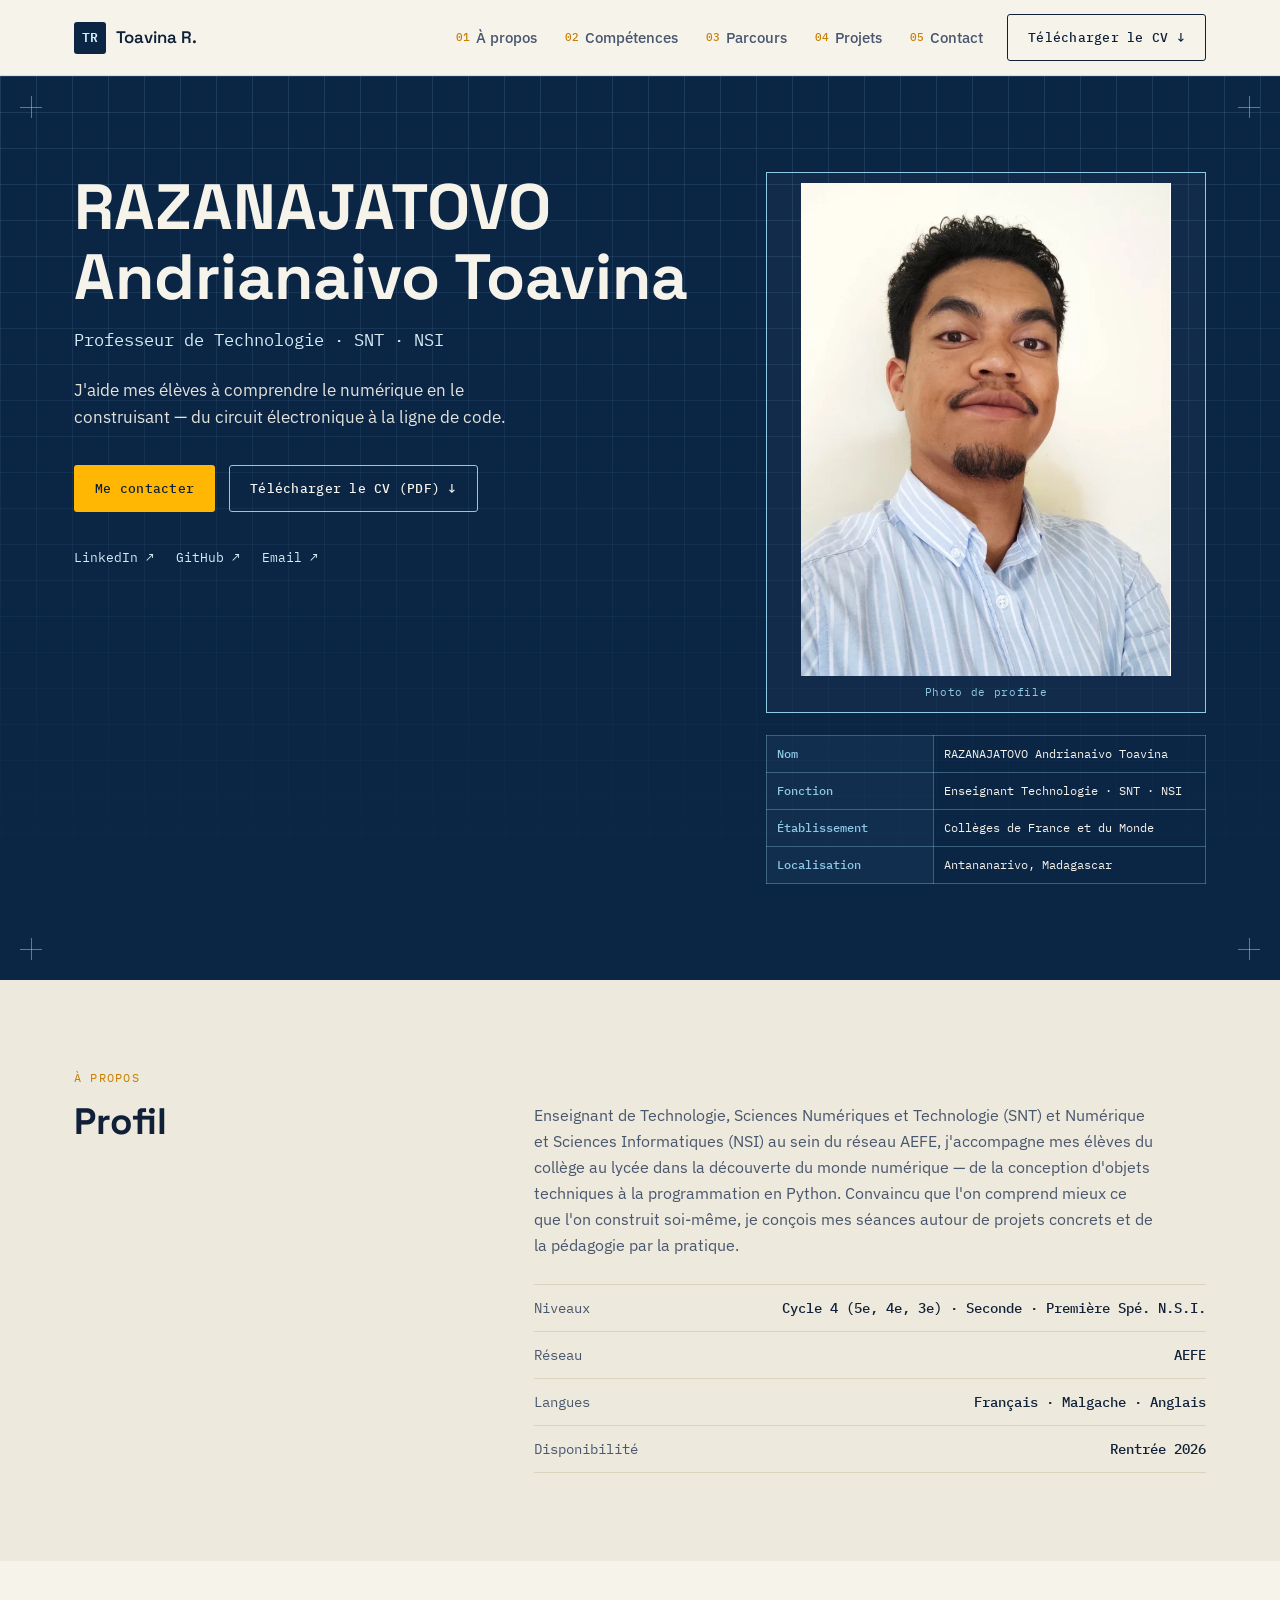
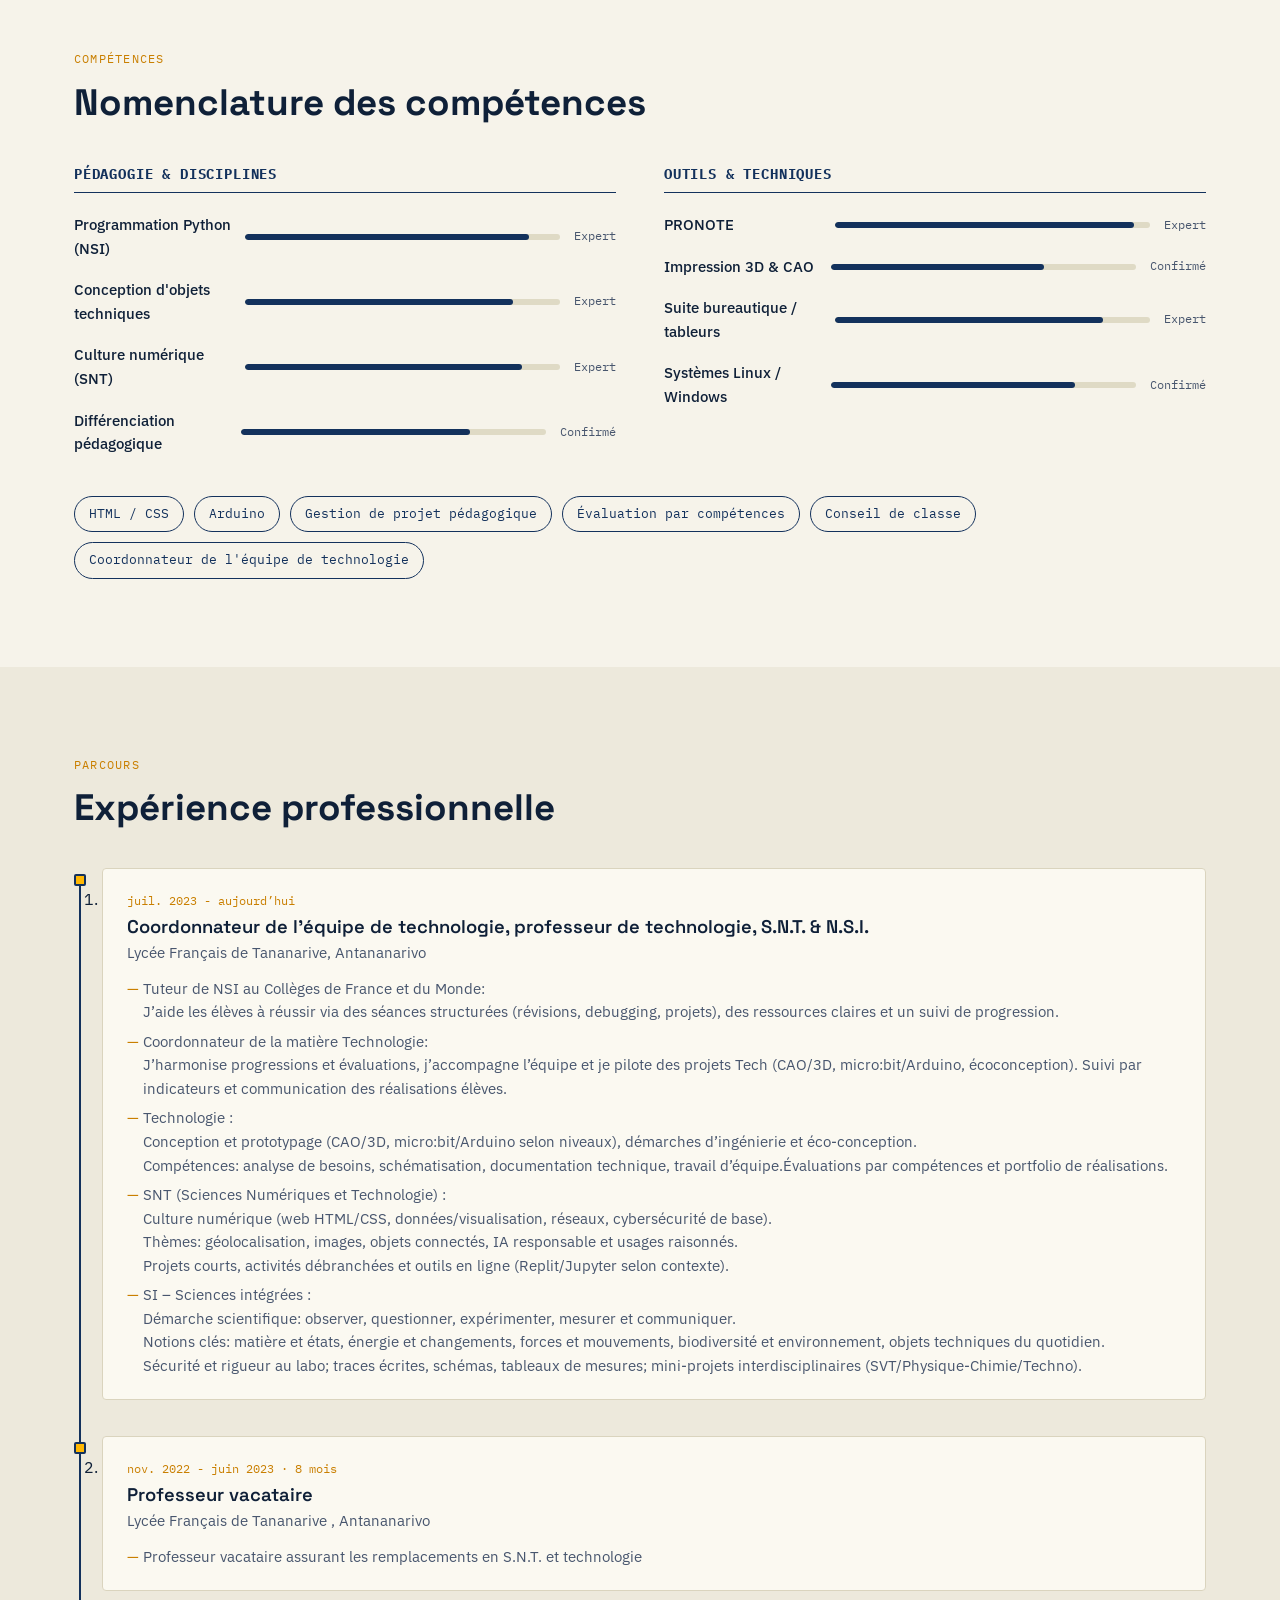
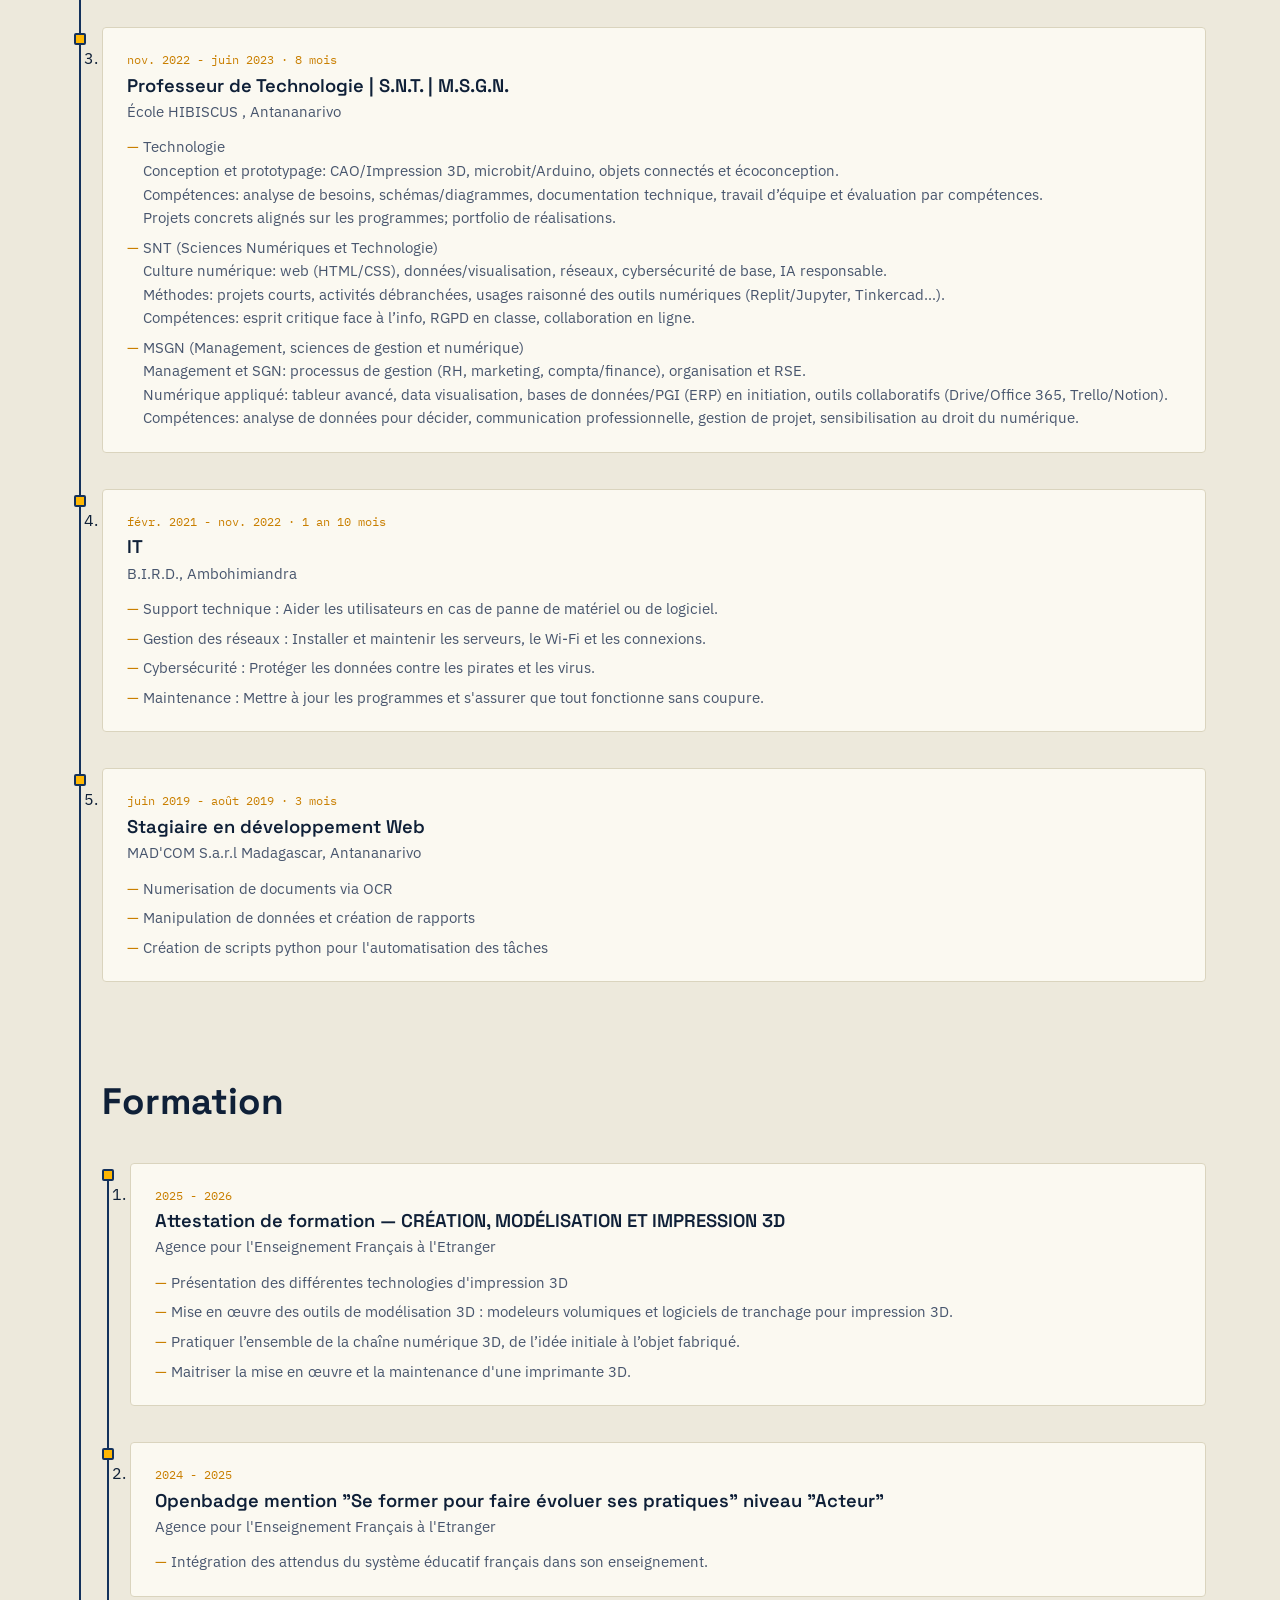
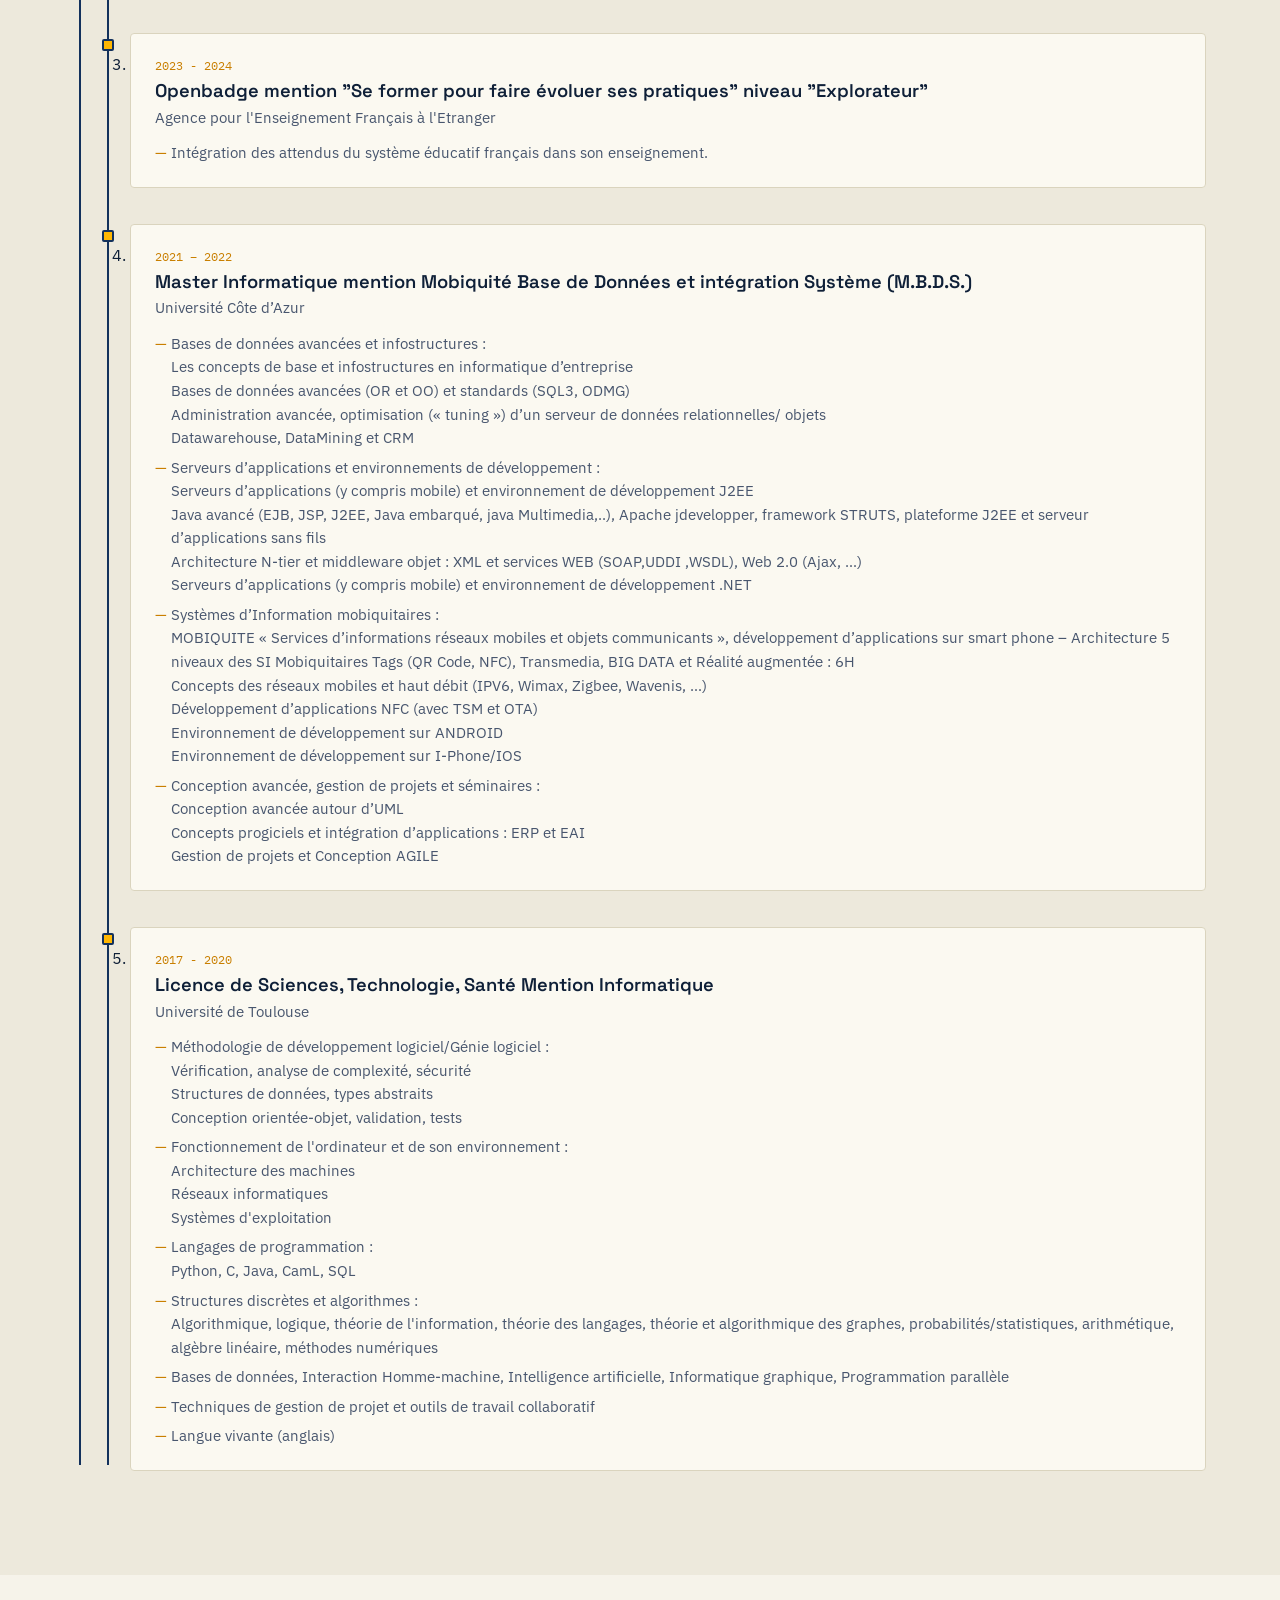
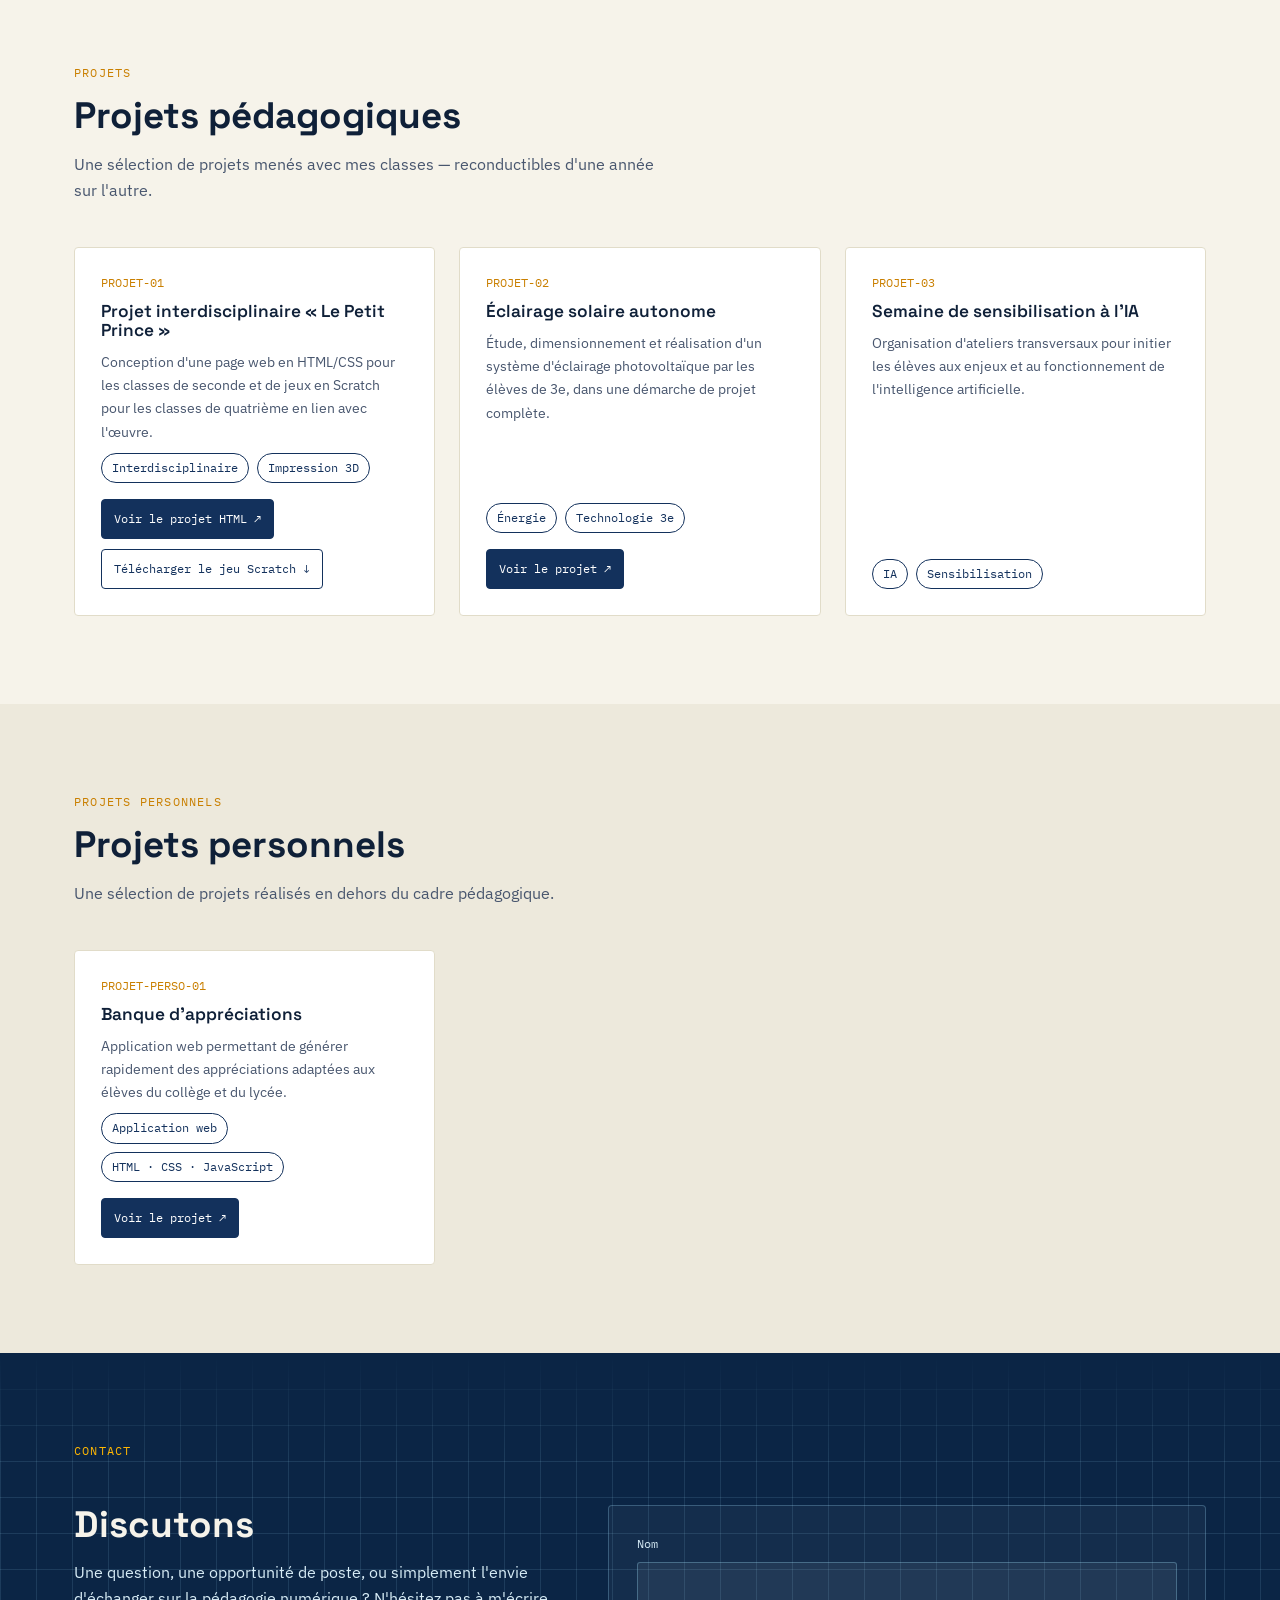
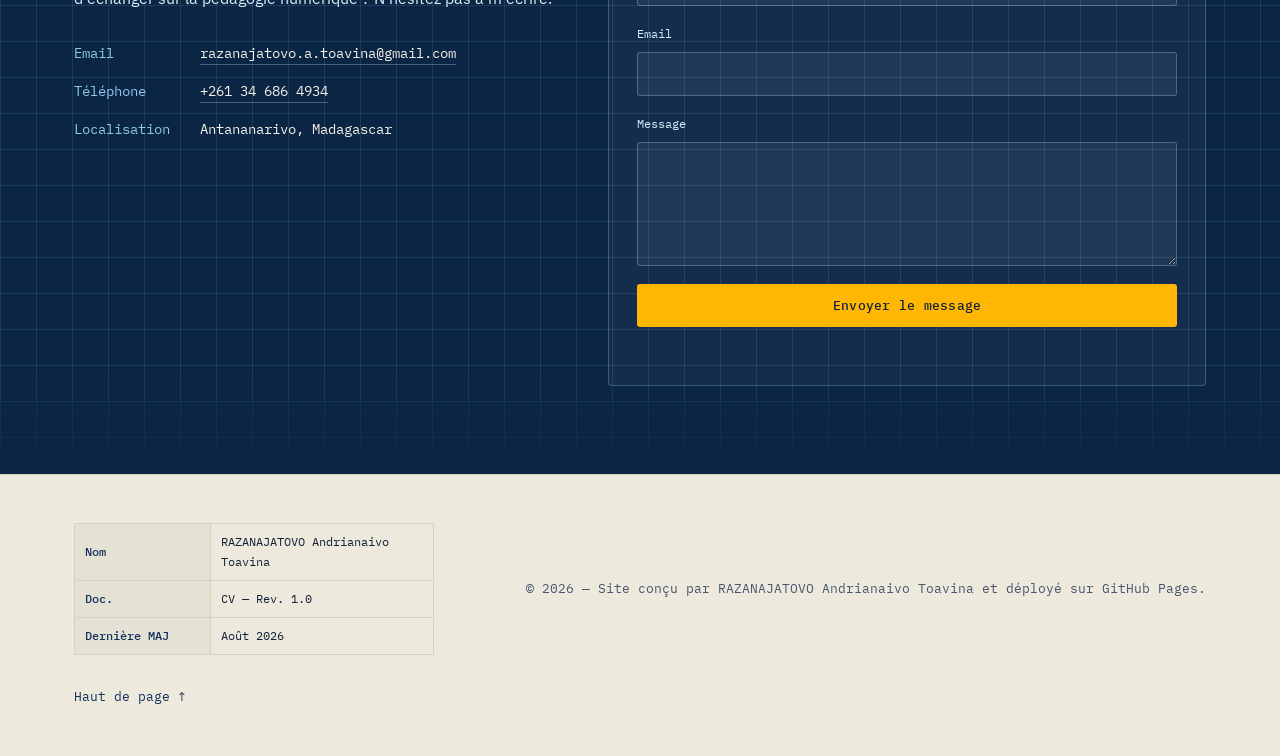
<file: index.html>
<!DOCTYPE html>
<html lang="fr">
<head>
<meta charset="UTF-8">
<meta name="viewport" content="width=device-width, initial-scale=1.0">
<title>RAZANAJATOVO Andrianaivo Toavina — Enseignant AEFE de Technologie · SNT · NSI</title>
<meta name="description" content="CV en ligne — Enseignant de Technologie, SNT et NSI au sein du réseau AEFE.">

<!-- ============================================================
     ✏️  À MODIFIER : remplacez le titre et la description ci-dessus
     par votre nom réel et un résumé en une phrase de votre profil.
     ============================================================ -->

<link rel="icon" href="data:,">
<link rel="preconnect" href="https://fonts.googleapis.com">
<link rel="preconnect" href="https://fonts.gstatic.com" crossorigin>
<link href="https://fonts.googleapis.com/css2?family=Space+Grotesk:wght@500;600;700&family=IBM+Plex+Sans:wght@400;500;600;700&family=IBM+Plex+Mono:wght@400;500;600&display=swap" rel="stylesheet">
<link rel="stylesheet" href="css/style.css?v=20260825">
</head>
<body>

<!-- ================= NAVIGATION ================= -->
<header class="site-header" id="top">
  <nav class="nav container">
    <a class="nav__logo" href="#top" aria-label="Retour en haut de la page" title="Retour en haut" onclick="window.scrollTo(0, 0); return false;">
      <span class="nav__logo-mark">TR</span>
      <span class="nav__logo-text todo" data-todo="Vos initiales / nom">Toavina&nbsp;R.</span>
    </a>
    <button class="nav__toggle" id="navToggle" aria-label="Ouvrir le menu" aria-expanded="false">
      <span></span><span></span><span></span>
    </button>
    <ul class="nav__links" id="navLinks">
      <li><a href="#apropos"><span class="nav__num">01</span>À propos</a></li>
      <li><a href="#competences"><span class="nav__num">02</span>Compétences</a></li>
      <li><a href="#experience"><span class="nav__num">03</span>Parcours</a></li>
      <li><a href="#projets"><span class="nav__num">04</span>Projets</a></li>
      <li><a href="#contact"><span class="nav__num">05</span>Contact</a></li>
    </ul>
    <a class="btn btn--ghost nav__cv" href="assets/pdf/CV_RAZANAJATOVO_A_Toavina.pdf" download="CV_RAZANAJATOVO_A_Toavina.pdf">
      Télécharger le CV ↓
    </a>
  </nav>
</header>

<main>

<!-- ================= HERO ================= -->
<section class="hero">
  <div class="hero__grid" aria-hidden="true"></div>
  <span class="crosshair crosshair--tl" aria-hidden="true"></span>
  <span class="crosshair crosshair--tr" aria-hidden="true"></span>
  <span class="crosshair crosshair--bl" aria-hidden="true"></span>
  <span class="crosshair crosshair--br" aria-hidden="true"></span>

  <div class="container hero__inner">
    <div class="hero__content">
      <h1 class="hero__title">
        <span class="todo" data-todo="Prénom NOM">RAZANAJATOVO Andrianaivo Toavina</span>
      </h1>
      <p class="hero__role">
        <span class="todo" data-todo="Intitulé du poste">Professeur de Technologie · SNT · NSI</span>
      </p>
      <p class="hero__tagline todo" data-todo="Phrase d'accroche en une ligne">
        J'aide mes élèves à comprendre le numérique en le construisant — du circuit électronique à la ligne de code.
      </p>

      <div class="hero__actions">
        <a class="btn btn--primary" href="#contact">Me contacter</a>
        <a class="btn btn--outline" href="assets/pdf/CV_RAZANAJATOVO_A_Toavina.pdf" download="CV_RAZANAJATOVO_A_Toavina.pdf">Télécharger le CV (PDF) ↓</a>
      </div>

      <ul class="hero__socials">
        <li><a class="todo" data-todo="Lien LinkedIn" href="https://www.linkedin.com/in/toavina-razanajatovo/" target="_blank" rel="noopener">LinkedIn ↗</a></li>
        <li><a class="todo" data-todo="Lien GitHub" href="https://github.com/RToavina" target="_blank" rel="noopener">GitHub ↗</a></li>
        <li><a class="todo" data-todo="Adresse e-mail" href="mailto:razanajatovo.a.toavina@gmail.com">Email ↗</a></li>
      </ul>
    </div>

    <div class="hero__aside">
      <figure class="photo-frame">
        <img src="assets/images/photo-profil/photo_profil_pro.png" alt="Photo de profil">
        <figcaption class="photo-frame__caption">Photo de profile</figcaption>
      </figure>

      <!-- SIGNATURE — cartouche façon plan technique -->
      <table class="title-block">
        <tbody>
          <tr>
            <th>Nom</th>
            <td class="todo" data-todo="Nom complet">RAZANAJATOVO Andrianaivo Toavina</td>
          </tr>
          <tr>
            <th>Fonction</th>
            <td class="todo" data-todo="Poste actuel">Enseignant Technologie · SNT · NSI</td>
          </tr>
          <tr>
            <th>Établissement</th>
            <td class="todo" data-todo="Établissement">Collèges de France et du Monde</td>
          </tr>
          <tr>
            <th>Localisation</th>
            <td class="todo" data-todo="Ville, pays">Antananarivo, Madagascar</td>
          </tr>
        </tbody>
      </table>
    </div>
  </div>
</section>

<!-- ================= À PROPOS ================= -->
<section class="section section--paper" id="apropos">
  <div class="container">
    <p class="sheet-label">À PROPOS</p>
    <div class="split">
      <h2 class="section__title">Profil</h2>
      <div class="split__body">
        <p class="todo" data-todo="Paragraphe de présentation (4-6 lignes) : parcours, spécialités, philosophie d'enseignement">
          Enseignant de Technologie, Sciences Numériques et Technologie (SNT) et Numérique et Sciences
          Informatiques (NSI) au sein du réseau AEFE, j'accompagne mes élèves du collège au lycée dans
          la découverte du monde numérique — de la conception d'objets techniques à la programmation en
          Python. Convaincu que l'on comprend mieux ce que l'on construit soi-même, je conçois mes séances
          autour de projets concrets et de la pédagogie par la pratique.
        </p>
        <ul class="fact-list">
          <li><span class="fact-list__k">Niveaux</span><span class="fact-list__v todo" data-todo="Niveaux enseignés">Cycle 4 (5e, 4e, 3e) · Seconde · Première Spé. N.S.I.</span></li>
          <li><span class="fact-list__k">Réseau</span><span class="fact-list__v todo" data-todo="Réseau / académie">AEFE</span></li>
          <li><span class="fact-list__k">Langues</span><span class="fact-list__v todo" data-todo="Langues parlées">Français · Malgache · Anglais </span></li>
          <li><span class="fact-list__k">Disponibilité</span><span class="fact-list__v todo" data-todo="Disponibilité">Rentrée 2026</span></li>
        </ul>
      </div>
    </div>
  </div>
</section>

<!-- ================= COMPÉTENCES ================= -->
<section class="section" id="competences">
  <div class="container">
    <p class="sheet-label">COMPÉTENCES</p>
    <h2 class="section__title">Nomenclature des compétences</h2>

    <div class="bom">
      <div class="bom__group">
        <h3 class="bom__group-title">Pédagogie & disciplines</h3>
        <ul class="bom__list">
          <li class="skill">
            <span class="skill__name todo" data-todo="Compétence">Programmation Python (NSI)</span>
            <span class="skill__bar"><span class="skill__fill" style="width:90%"></span></span>
            <span class="skill__level">Expert</span>
          </li>
          <li class="skill">
            <span class="skill__name todo" data-todo="Compétence">Conception d'objets techniques</span>
            <span class="skill__bar"><span class="skill__fill" style="width:85%"></span></span>
            <span class="skill__level">Expert</span>
          </li>
          <li class="skill">
            <span class="skill__name todo" data-todo="Compétence">Culture numérique (SNT)</span>
            <span class="skill__bar"><span class="skill__fill" style="width:88%"></span></span>
            <span class="skill__level">Expert</span>
          </li>
          <li class="skill">
            <span class="skill__name todo" data-todo="Compétence">Différenciation pédagogique</span>
            <span class="skill__bar"><span class="skill__fill" style="width:75%"></span></span>
            <span class="skill__level">Confirmé</span>
          </li>
        </ul>
      </div>

      <div class="bom__group">
        <h3 class="bom__group-title">Outils & techniques</h3>
        <ul class="bom__list">
          <li class="skill">
            <span class="skill__name todo" data-todo="Outil">PRONOTE</span>
            <span class="skill__bar"><span class="skill__fill" style="width:95%"></span></span>
            <span class="skill__level">Expert</span>
          </li>
          <li class="skill">
            <span class="skill__name todo" data-todo="Outil">Impression 3D & CAO</span>
            <span class="skill__bar"><span class="skill__fill" style="width:70%"></span></span>
            <span class="skill__level">Confirmé</span>
          </li>
          <li class="skill">
            <span class="skill__name todo" data-todo="Outil">Suite bureautique / tableurs</span>
            <span class="skill__bar"><span class="skill__fill" style="width:85%"></span></span>
            <span class="skill__level">Expert</span>
          </li>
          <li class="skill">
            <span class="skill__name todo" data-todo="Outil">Systèmes Linux / Windows</span>
            <span class="skill__bar"><span class="skill__fill" style="width:80%"></span></span>
            <span class="skill__level">Confirmé</span>
          </li>
        </ul>
      </div>
    </div>

    <div class="tag-cloud" aria-label="Autres compétences">
      <span class="tag todo" data-todo="Tag">HTML / CSS</span>
      <span class="tag todo" data-todo="Tag">Arduino</span>
      <span class="tag todo" data-todo="Tag">Gestion de projet pédagogique</span>
      <span class="tag todo" data-todo="Tag">Évaluation par compétences</span>
      <span class="tag todo" data-todo="Tag">Conseil de classe</span>
      <span class="tag todo" data-todo="Tag">Coordonnateur de l'équipe de technologie</span>
    </div>
  </div>
</section>

<!-- ================= EXPÉRIENCE / FORMATION ================= -->
<section class="section section--paper" id="experience">
  <div class="container">
    <p class="sheet-label">PARCOURS</p>
    <h2 class="section__title">Expérience professionnelle</h2>

    <ol class="trace">
      <li class="trace__node">
        <span class="trace__dot"></span>
        <div class="trace__card">
          <p class="trace__date todo" data-todo="Période">juil. 2023 - aujourd’hui</p>
          <h3 class="trace__title todo" data-todo="Poste">Coordonnateur de l'équipe de technologie, professeur de technologie, S.N.T. & N.S.I.</h3>
          <p class="trace__place todo" data-todo="Établissement, ville">Lycée Français de Tananarive, Antananarivo</p>
          <ul class="trace__desc">
            <li class="todo" data-todo="Réalisation / mission 1">Tuteur de NSI au Collèges de France et du Monde: <br> J’aide les élèves à réussir via des séances structurées (révisions, debugging, projets), des ressources claires et un suivi de progression. </li>
            <li class="todo" data-todo="Réalisation / mission 2">Coordonnateur de la matière Technologie: <br> J’harmonise progressions et évaluations, j’accompagne l’équipe et je pilote des projets Tech (CAO/3D, micro:bit/Arduino, écoconception). Suivi par indicateurs et communication des réalisations élèves.</li>
            <li class="todo" data-todo="Réalisation / mission 3">Technologie : <br> Conception et prototypage (CAO/3D, micro:bit/Arduino selon niveaux), démarches d’ingénierie et éco‑conception. <br> Compétences: analyse de besoins, schématisation, documentation technique, travail d’équipe.Évaluations par compétences et portfolio de réalisations.</li>
            <li class="todo" data-todo="Réalisation / mission 3">SNT (Sciences Numériques et Technologie) : <br> Culture numérique (web HTML/CSS, données/visualisation, réseaux, cybersécurité de base). <br> Thèmes: géolocalisation, images, objets connectés, IA responsable et usages raisonnés. <br> Projets courts, activités débranchées et outils en ligne (Replit/Jupyter selon contexte).</li>
            <li class="todo" data-todo="Réalisation / mission 3">SI – Sciences intégrées : <br> Démarche scientifique: observer, questionner, expérimenter, mesurer et communiquer. <br> Notions clés: matière et états, énergie et changements, forces et mouvements, biodiversité et environnement, objets techniques du quotidien. <br> Sécurité et rigueur au labo; traces écrites, schémas, tableaux de mesures; mini‑projets interdisciplinaires (SVT/Physique‑Chimie/Techno).</li>
          </ul>
        </div>
      </li>

      <li class="trace__node">
        <span class="trace__dot"></span>
        <div class="trace__card">
          <p class="trace__date todo" data-todo="Période">nov. 2022 - juin 2023 · 8 mois</p>
          <h3 class="trace__title todo" data-todo="Poste précédent">Professeur vacataire</h3>
          <p class="trace__place todo" data-todo="Établissement, ville">Lycée Français de Tananarive , Antananarivo</p>
          <ul class="trace__desc">
            <li class="todo" data-todo="Réalisation / mission"> Professeur vacataire assurant les remplacements en S.N.T. et technologie </li>           
          </ul>
        </div>
      </li>

      <li class="trace__node">
        <span class="trace__dot"></span>
        <div class="trace__card">
          <p class="trace__date todo" data-todo="Période">nov. 2022 - juin 2023 · 8 mois</p>
          <h3 class="trace__title todo" data-todo="Poste précédent">Professeur de Technologie | S.N.T. | M.S.G.N.</h3>
          <p class="trace__place todo" data-todo="Établissement, ville">École HIBISCUS , Antananarivo</p>
          <ul class="trace__desc">
            <li class="todo" data-todo="Réalisation / mission">Technologie <br>
              Conception et prototypage: CAO/Impression 3D, microbit/Arduino, objets connectés et écoconception. <br>  
              Compétences: analyse de besoins, schémas/diagrammes, documentation technique, travail d’équipe et évaluation par compétences. <br> 
              Projets concrets alignés sur les programmes; portfolio de réalisations. <br> </li>
            <li class="todo" data-todo="Réalisation / mission">SNT (Sciences Numériques et Technologie) <br>
              Culture numérique: web (HTML/CSS), données/visualisation, réseaux, cybersécurité de base, IA responsable.  <br>
              Méthodes: projets courts, activités débranchées, usages raisonné des outils numériques (Replit/Jupyter, Tinkercad…).  <br>
              Compétences: esprit critique face à l’info, RGPD en classe, collaboration en ligne.</li>
            <li class="todo" data-todo="Réalisation / mission">MSGN (Management, sciences de gestion et numérique) <br>
              Management et SGN: processus de gestion (RH, marketing, compta/finance), organisation et RSE. <br>
              Numérique appliqué: tableur avancé, data visualisation, bases de données/PGI (ERP) en initiation, outils collaboratifs (Drive/Office 365, Trello/Notion). <br>
              Compétences: analyse de données pour décider, communication professionnelle, gestion de projet, sensibilisation au droit du numérique.</li>            
          </ul>
        </div>
      </li>

      <li class="trace__node">
        <span class="trace__dot"></span>
        <div class="trace__card">
          <p class="trace__date todo" data-todo="Période">févr. 2021 - nov. 2022 · 1 an 10 mois</p>
          <h3 class="trace__title todo" data-todo="Poste précédent">IT</h3>
          <p class="trace__place todo" data-todo="Établissement, ville">B.I.R.D., Ambohimiandra</p>
          <ul class="trace__desc">
            <li class="todo" data-todo="Réalisation / mission">Support technique : Aider les utilisateurs en cas de panne de matériel ou de logiciel.</li>
            <li class="todo" data-todo="Réalisation / mission">Gestion des réseaux : Installer et maintenir les serveurs, le Wi-Fi et les connexions.</li>
            <li class="todo" data-todo="Réalisation / mission">Cybersécurité : Protéger les données contre les pirates et les virus.</li>            
            <li class="todo" data-todo="Réalisation / mission">Maintenance : Mettre à jour les programmes et s'assurer que tout fonctionne sans coupure. </li>            
          </ul>
        </div>
      </li>

      <li class="trace__node">
        <span class="trace__dot"></span>
        <div class="trace__card">
          <p class="trace__date todo" data-todo="Période">juin 2019 - août 2019 · 3 mois</p>
          <h3 class="trace__title todo" data-todo="Poste précédent">Stagiaire en développement Web</h3>
          <p class="trace__place todo" data-todo="Établissement, ville">MAD'COM S.a.r.l Madagascar, Antananarivo</p>
          <ul class="trace__desc">
            <li class="todo" data-todo="Réalisation / mission">Numerisation de documents via OCR</li>
            <li class="todo" data-todo="Réalisation / mission">Manipulation de données et création de rapports</li>
            <li class="todo" data-todo="Réalisation / mission">Création de scripts python pour l'automatisation des tâches</li>
          </ul>
        </div>
      </li>



    <h2 class="section__title section__title--spaced">Formation</h2>
    <ol class="trace">
      <li class="trace__node">
        <span class="trace__dot"></span>
        <div class="trace__card">
          <p class="trace__date todo" data-todo="Année d'obtention">2025 - 2026</p>
          <h3 class="trace__title todo" data-todo="Diplôme">Attestation de formation — CRÉATION, MODÉLISATION ET IMPRESSION 3D</h3>
          <p class="trace__place todo" data-todo="Établissement">Agence pour l'Enseignement Français à l'Etranger</p>
          <ul class="trace__desc">
            <li class="todo" data-todo="Réalisation / mission">Présentation des différentes technologies d'impression 3D</li>
            <li class="todo" data-todo="Réalisation / mission">Mise en œuvre des outils de modélisation 3D : modeleurs volumiques et logiciels de tranchage pour impression 3D.</li>
            <li class="todo" data-todo="Réalisation / mission">Pratiquer l’ensemble de la chaîne numérique 3D, de l’idée initiale à l’objet fabriqué.</li>
            <li class="todo" data-todo="Réalisation / mission">Maitriser la mise en œuvre et la maintenance d'une imprimante 3D.</li>
          </ul>
        </div>
      </li>

      <li class="trace__node">
        <span class="trace__dot"></span>
        <div class="trace__card">
          <p class="trace__date todo" data-todo="Année d'obtention">2024 - 2025</p>
          <h3 class="trace__title todo" data-todo="Diplôme">Openbadge mention "Se former pour faire évoluer ses pratiques" niveau "Acteur"</h3>
          <p class="trace__place todo" data-todo="Établissement">Agence pour l'Enseignement Français à l'Etranger</p>
          <ul class="trace__desc">
            <li class="todo" data-todo="Réalisation / mission">Intégration des attendus du système éducatif français dans son enseignement.</li>
          </ul>
        </div>
      </li>

      <li class="trace__node">
        <span class="trace__dot"></span>
        <div class="trace__card">
          <p class="trace__date todo" data-todo="Année d'obtention">2023 - 2024</p>
          <h3 class="trace__title todo" data-todo="Diplôme">Openbadge mention "Se former pour faire évoluer ses pratiques" niveau "Explorateur"</h3>
          <p class="trace__place todo" data-todo="Établissement">Agence pour l'Enseignement Français à l'Etranger</p>
          <ul class="trace__desc">
            <li class="todo" data-todo="Réalisation / mission">Intégration des attendus du système éducatif français dans son enseignement.</li>
          </ul>
        </div>
      </li>

      <li class="trace__node">
        <span class="trace__dot"></span>
        <div class="trace__card">
          <p class="trace__date todo" data-todo="Année d'obtention">2021 – 2022</p>
          <h3 class="trace__title todo" data-todo="Diplôme">Master Informatique mention Mobiquité Base de Données et intégration Système (M.B.D.S.)</h3>
          <p class="trace__place todo" data-todo="Établissement">Université Côte d’Azur</p>
          <ul class="trace__desc">
            <li class="todo" data-todo="Réalisation / mission"> Bases de données avancées et infostructures : <br> Les concepts de base et infostructures en informatique d’entreprise <br> Bases de données avancées (OR et OO) et standards (SQL3, ODMG)  <br> Administration avancée, optimisation (« tuning ») d’un serveur de données relationnelles/ objets  <br> Datawarehouse, DataMining et CRM </li>
            <li class="todo" data-todo="Réalisation / mission"> Serveurs d’applications et environnements de développement : <br> Serveurs d’applications (y compris mobile) et environnement de développement J2EE  <br> Java avancé (EJB, JSP, J2EE, Java embarqué, java Multimedia,..), Apache jdevelopper, framework STRUTS, plateforme J2EE et serveur d’applications sans fils <br> Architecture N-tier et middleware objet : XML et services WEB (SOAP,UDDI ,WSDL), Web 2.0 (Ajax, …) <br> Serveurs d’applications (y compris mobile) et environnement de développement .NET</li>
            <li class="todo" data-todo="Réalisation / mission"> Systèmes d’Information mobiquitaires : <br>MOBIQUITE « Services d’informations réseaux mobiles et objets communicants », développement d’applications sur smart phone – Architecture 5 niveaux des SI Mobiquitaires Tags (QR Code, NFC), Transmedia, BIG DATA et Réalité augmentée : 6H <br> Concepts des réseaux mobiles et haut débit (IPV6, Wimax, Zigbee, Wavenis, …) <br> Développement d’applications NFC (avec TSM et OTA) <br> Environnement de développement sur ANDROID <br> Environnement de développement sur I-Phone/IOS</li>
            <li class="todo" data-todo="Réalisation / mission"> Conception avancée, gestion de projets et séminaires : <br> Conception avancée autour d’UML <br> Concepts progiciels et intégration d’applications : ERP et EAI <br> Gestion de projets et Conception AGILE</li>        
          </ul>
        </div>
      </li>

      <li class="trace__node">
        <span class="trace__dot"></span>
        <div class="trace__card">
          <p class="trace__date todo" data-todo="Année d'obtention">2017 - 2020</p>
          <h3 class="trace__title todo" data-todo="Diplôme">Licence de Sciences, Technologie, Santé Mention Informatique</h3>
          <p class="trace__place todo" data-todo="Établissement">Université de Toulouse</p>
          <ul class="trace__desc">
            <li class="todo" data-todo="Réalisation / mission"> Méthodologie de développement logiciel/Génie logiciel : <br> Vérification, analyse de complexité, sécurité <br> Structures de données, types abstraits <br> Conception orientée-objet, validation, tests</li>
            <li class="todo" data-todo="Réalisation / mission"> Fonctionnement de l'ordinateur et de son environnement : <br> Architecture des machines <br> Réseaux informatiques <br> Systèmes d'exploitation</li>
            <li class="todo" data-todo="Réalisation / mission"> Langages de programmation : <br> Python, C, Java, CamL, SQL </li>
            <li class="todo" data-todo="Réalisation / mission"> Structures discrètes et algorithmes : <br> Algorithmique, logique, théorie de l'information, théorie des langages, théorie et algorithmique des graphes, probabilités/statistiques, arithmétique, algèbre linéaire, méthodes numériques</li>        
            <li class="todo" data-todo="Réalisation / mission"> Bases de données, Interaction Homme-machine, Intelligence artificielle, Informatique graphique, Programmation parallèle</li>   
            <li class="todo" data-todo="Réalisation / mission"> Techniques de gestion de projet et outils de travail collaboratif</li>     
            <li class="todo" data-todo="Réalisation / mission"> Langue vivante (anglais)</li>     
          </ul>
        </div>
      </li>

    </ol>
  </div>
</section>

<!-- ================= PROJETS ================= -->
<section class="section" id="projets">
  <div class="container">
    <p class="sheet-label">PROJETS</p>
    <h2 class="section__title">Projets pédagogiques</h2>
    <p class="section__intro">Une sélection de projets menés avec mes classes — reconductibles d'une année sur l'autre.</p>

    <div class="cards">
      <article class="card">
        <p class="card__ref">PROJET-01</p>
        <h3 class="card__title todo" data-todo="Titre du projet">Projet interdisciplinaire « Le Petit Prince »</h3>
        <p class="card__desc todo" data-todo="Description (2-3 lignes)">
          Conception d'une page web en HTML/CSS pour les classes de seconde et de jeux en Scratch pour les classes de quatrième en lien avec l'œuvre.
        </p>
        <div class="card__tags">
          <span class="tag tag--sm todo" data-todo="Tag">Interdisciplinaire</span>
          <span class="tag tag--sm todo" data-todo="Tag">Impression 3D</span>
        </div>
        <div class="card__actions">
          <a class="card__button" href="projects/petit-prince/carte-petit-prince/index.html" target="_blank" rel="noopener">Voir le projet HTML ↗</a>
          <a class="card__button card__button--secondary" href="projects/petit-prince/projet-petit-prince.mblock" download="projet-petit-prince.mblock">Télécharger le jeu Scratch ↓</a>
        </div>
      </article>

      <article class="card">
        <p class="card__ref">PROJET-02</p>
        <h3 class="card__title todo" data-todo="Titre du projet">Éclairage solaire autonome</h3>
        <p class="card__desc todo" data-todo="Description (2-3 lignes)">
          Étude, dimensionnement et réalisation d'un système d'éclairage photovoltaïque par les élèves
          de 3e, dans une démarche de projet complète.
        </p>
        <div class="card__tags">
          <span class="tag tag--sm todo" data-todo="Tag">Énergie</span>
          <span class="tag tag--sm todo" data-todo="Tag">Technologie 3e</span>
        </div>
        <div class="card__actions">
          <a class="card__button" href="projects/panneau-solaire/index.html" target="_blank" rel="noopener">Voir le projet ↗</a>
        </div>
      </article>

      <article class="card">
        <p class="card__ref">PROJET-03</p>
        <h3 class="card__title todo" data-todo="Titre du projet">Semaine de sensibilisation à l'IA</h3>
        <p class="card__desc todo" data-todo="Description (2-3 lignes)">
          Organisation d'ateliers transversaux pour initier les élèves aux enjeux et au fonctionnement
          de l'intelligence artificielle.
        </p>
        <div class="card__tags">
          <span class="tag tag--sm todo" data-todo="Tag">IA</span>
          <span class="tag tag--sm todo" data-todo="Tag">Sensibilisation</span>
        </div>
      </article>
    </div>
  </div>
</section>

<!-- ================= PROJETS PERSONNELS ================= -->
<section class="section section--paper" id="projets-personnels">
  <div class="container">
    <p class="sheet-label">PROJETS PERSONNELS</p>
    <h2 class="section__title">Projets personnels</h2>
    <p class="section__intro">Une sélection de projets réalisés en dehors du cadre pédagogique.</p>

    <div class="cards">
      <article class="card">
        <p class="card__ref">PROJET-PERSO-01</p>
        <h3 class="card__title">Banque d'appréciations</h3>
        <p class="card__desc">
          Application web permettant de générer rapidement des appréciations adaptées aux élèves du collège et du lycée.
        </p>
        <div class="card__tags">
          <span class="tag tag--sm">Application web</span>
          <span class="tag tag--sm">HTML · CSS · JavaScript</span>
        </div>
        <div class="card__actions">
          <a class="card__button" href="projects/appreciation/appreciation.html" target="_blank" rel="noopener">Voir le projet ↗</a>
        </div>
      </article>
    </div>
  </div>
</section>

<!-- ================= CONTACT ================= -->
<section class="section section--dark" id="contact">
  <div class="hero__grid" aria-hidden="true"></div>
  <div class="container">
    <p class="sheet-label sheet-label--light">CONTACT</p>
    <div class="split split--contact">
      <div>
        <h2 class="section__title section__title--light">Discutons</h2>
        <p class="section__intro section__intro--light todo" data-todo="Phrase d'invitation au contact">
          Une question, une opportunité de poste, ou simplement l'envie d'échanger sur la pédagogie
          numérique ? N'hésitez pas à m'écrire.
        </p>
        <ul class="contact-info">
          <li><span>Email</span><a class="todo" data-todo="Adresse e-mail" href="mailto:razanajatovo.a.toavina@gmail.com">razanajatovo.a.toavina@gmail.com</a></li>
          <li><span>Téléphone</span><a class="todo" data-todo="Numéro de téléphone" href="tel:+261346864934">+261 34 686 4934</a></li>
          <li><span>Localisation</span><span class="todo" data-todo="Ville, pays">Antananarivo, Madagascar</span></li>
        </ul>
      </div>

      <!-- ==========================================================
           FORMULAIRE — voir README.md « Rendre le formulaire
           fonctionnel » : GitHub Pages ne peut pas exécuter de code
           serveur, ce formulaire doit être relié à un service comme
           Formspree (gratuit, aucune installation) pour envoyer les
           messages vers votre boîte mail.
           ========================================================== -->
      <form class="contact-form" id="contactForm" action="https://formspree.io/f/xgawgaok" method="POST">
        <div class="field">
          <label for="name">Nom</label>
          <input type="text" id="name" name="name" required>
        </div>
        <div class="field">
          <label for="email">Email</label>
          <input type="email" id="email" name="email" required>
        </div>
        <div class="field">
          <label for="message">Message</label>
          <textarea id="message" name="message" rows="5" required></textarea>
        </div>
        <button type="submit" class="btn btn--primary btn--full">Envoyer le message</button>
        <p class="form__status" id="formStatus" role="status" aria-live="polite"></p>
      </form>
    </div>
  </div>
</section>

</main>

<!-- ================= FOOTER ================= -->
<footer class="site-footer">
  <div class="container footer__inner">
    <table class="title-block title-block--footer">
      <tbody>
        <tr>
          <th>Nom</th>
          <td class="todo" data-todo="Nom complet">RAZANAJATOVO Andrianaivo Toavina</td>
        </tr>
        <tr>
          <th>Doc.</th>
          <td>CV — Rev. 1.0</td>
        </tr>
        <tr>
          <th>Dernière MAJ</th>
          <td class="todo" data-todo="Date de mise à jour">Août 2026</td>
        </tr>
      </tbody>
    </table>
    <p class="footer__copy">© <span id="year"></span> — Site conçu par RAZANAJATOVO Andrianaivo Toavina et déployé sur GitHub Pages.</p>
    <a class="footer__top" href="#top">Haut de page ↑</a>
  </div>
</footer>

<script src="js/script.js?v=20260825"></script>
</body>
</html>
</file>
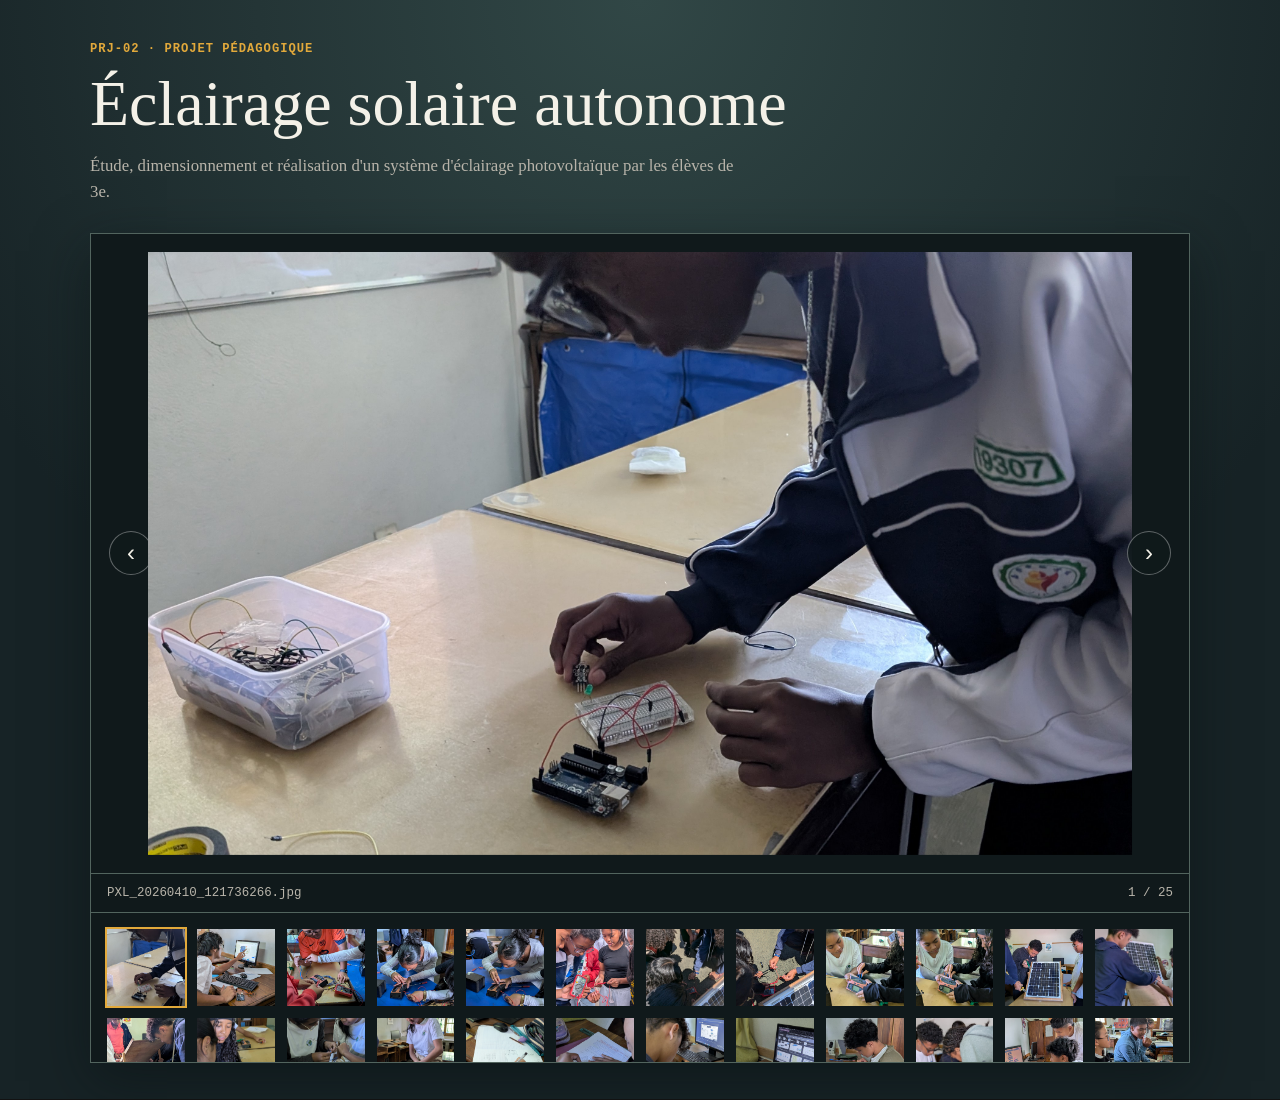
<file: projects/panneau-solaire/index.html>
<!DOCTYPE html>
<html lang="fr">
<head>
  <meta charset="UTF-8">
  <meta name="viewport" content="width=device-width, initial-scale=1.0">
  <title>Éclairage solaire autonome | Projet</title>
  <style>
    :root { color-scheme: dark; --ink: #f4f1e8; --muted: #b8b4aa; --accent: #e2a93b; --bg: #172326; --panel: #213236; --line: #52645e; }
    * { box-sizing: border-box; }
    body { margin: 0; min-height: 100vh; color: var(--ink); background: radial-gradient(circle at top, #314746, var(--bg) 60%); font-family: Georgia, 'Times New Roman', serif; }
    main { width: min(1100px, calc(100% - 32px)); margin: 0 auto; padding: 42px 0 36px; }
    .eyebrow { margin: 0 0 10px; color: var(--accent); font: 600 .76rem/1.2 Consolas, monospace; letter-spacing: .08em; text-transform: uppercase; }
    h1 { margin: 0; font-size: clamp(2rem, 5vw, 4rem); font-weight: 500; }
    .intro { max-width: 650px; margin: 12px 0 28px; color: var(--muted); font-size: 1.05rem; line-height: 1.55; }
    .viewer { overflow: hidden; border: 1px solid var(--line); background: #10191b; box-shadow: 0 18px 50px #09101288; }
    .stage { position: relative; display: grid; place-items: center; min-height: min(67vh, 700px); padding: 18px; }
    .stage img { display: block; width: 100%; max-height: 67vh; object-fit: contain; animation: photo-enter .45s ease both; }
    .nav { position: absolute; top: 50%; display: grid; place-items: center; width: 44px; height: 44px; border: 1px solid #ffffff55; border-radius: 50%; color: var(--ink); background: #10191bcc; font-size: 1.5rem; cursor: pointer; transform: translateY(-50%); transition: border-color .2s ease, color .2s ease, background .2s ease, transform .2s ease; }
    .nav:hover, .nav:focus-visible { border-color: var(--accent); color: var(--accent); }
    .nav--prev { left: 18px; } .nav--next { right: 18px; }
    .nav--prev:hover, .nav--prev:focus-visible { transform: translate(-3px, -50%); }
    .nav--next:hover, .nav--next:focus-visible { transform: translate(3px, -50%); }
    .caption { display: flex; justify-content: space-between; gap: 16px; padding: 12px 16px; border-top: 1px solid var(--line); color: var(--muted); font: .78rem Consolas, monospace; }
    .thumbs { display: grid; grid-template-columns: repeat(auto-fill, minmax(76px, 1fr)); gap: 8px; max-height: 150px; overflow: auto; padding: 14px; border-top: 1px solid var(--line); }
    .thumb { aspect-ratio: 1; padding: 0; overflow: hidden; border: 2px solid transparent; background: transparent; cursor: pointer; transition: transform .2s ease, border-color .2s ease, opacity .2s ease; }
    .thumb:hover, .thumb:focus-visible { transform: translateY(-3px); opacity: .9; }
    .thumb[aria-current="true"] { border-color: var(--accent); } .thumb img { width: 100%; height: 100%; object-fit: cover; }
    @keyframes photo-enter { from { opacity: .35; transform: scale(.985); } to { opacity: 1; transform: scale(1); } }
    @media (prefers-reduced-motion: reduce) { .stage img, .nav, .thumb { animation: none; transition: none; } .nav--prev:hover, .nav--next:hover, .thumb:hover { transform: none; } }
    @media (max-width: 600px) { main { width: min(100% - 20px, 1100px); padding-top: 26px; } h1 { font-size: clamp(2rem, 11vw, 3rem); } .stage { min-height: 48vh; padding: 8px; } .nav--prev { left: 8px; } .nav--next { right: 8px; } .caption { display: block; line-height: 1.6; } .thumbs { grid-template-columns: repeat(auto-fill, minmax(58px, 1fr)); padding: 10px; } }
  </style>
</head>
<body>
  <main>
    <p class="eyebrow">PRJ-02 · Projet pédagogique</p>
    <h1>Éclairage solaire autonome</h1>
    <p class="intro">Étude, dimensionnement et réalisation d'un système d'éclairage photovoltaïque par les élèves de 3e.</p>
    <section class="viewer" aria-label="Carrousel de photos du projet panneau solaire">
      <div class="stage">
        <button class="nav nav--prev" type="button" aria-label="Photo précédente">‹</button>
        <img id="photo" src="" alt="">
        <button class="nav nav--next" type="button" aria-label="Photo suivante">›</button>
      </div>
      <div class="caption"><span id="filename"></span><span id="counter"></span></div>
      <div class="thumbs" id="thumbs" aria-label="Choisir une photo"></div>
    </section>
  </main>
  <script>
    const photos = [
      'PXL_20260410_121736266.jpg', 'PXL_20260410_121725023.jpg', 'PXL_20260410_121315775.jpg',
      'PXL_20260410_120724951.jpg', 'PXL_20260410_120717742.jpg', 'PXL_20260410_115144824.jpg',
      'PXL_20260407_083447324.jpg', 'PXL_20260407_083323491.jpg', 'PXL_20260407_082704227.jpg',
      'PXL_20260407_082702428.jpg', 'PXL_20260407_082215473.jpg', 'PXL_20260407_082138526.jpg',
      'PXL_20260407_081935227.jpg', 'PXL_20260407_081342185.jpg', 'PXL_20260407_081109086.jpg',
      'PXL_20260407_075552058.jpg', 'PXL_20260407_075319709.jpg', 'PXL_20260407_074450875.jpg',
      'PXL_20260407_073540618.jpg', 'PXL_20260407_073358621.jpg', 'PXL_20260325_081125556.jpg',
      'PXL_20260325_081116721.jpg', 'PXL_20260324_081756512.jpg', 'PXL_20260324_055437924.jpg',
      'PXL_20260324_052650629.jpg'
    ];
    const photo = document.getElementById('photo');
    const filename = document.getElementById('filename');
    const counter = document.getElementById('counter');
    const thumbs = document.getElementById('thumbs');
    let current = 0;
    function showPhoto(index) {
      current = (index + photos.length) % photos.length;
      const name = photos[current];
      const src = `../../assets/images/panneau-solaire/${name}`;
      photo.src = src;
      photo.alt = `Photo ${current + 1} du projet éclairage solaire autonome`;
      filename.textContent = name;
      counter.textContent = `${current + 1} / ${photos.length}`;
      [...thumbs.children].forEach((button, buttonIndex) => button.setAttribute('aria-current', buttonIndex === current));
    }
    photos.forEach((name, index) => {
      const button = document.createElement('button');
      button.className = 'thumb'; button.type = 'button'; button.setAttribute('aria-label', `Afficher la photo ${index + 1}`);
      const image = document.createElement('img'); image.src = `../../assets/images/panneau-solaire/${name}`; image.alt = '';
      button.append(image); button.addEventListener('click', () => showPhoto(index)); thumbs.append(button);
    });
    document.querySelector('.nav--prev').addEventListener('click', () => showPhoto(current - 1));
    document.querySelector('.nav--next').addEventListener('click', () => showPhoto(current + 1));
    document.addEventListener('keydown', (event) => { if (event.key === 'ArrowLeft') showPhoto(current - 1); if (event.key === 'ArrowRight') showPhoto(current + 1); });
    showPhoto(0);
  </script>
</body>
</html>
</file>
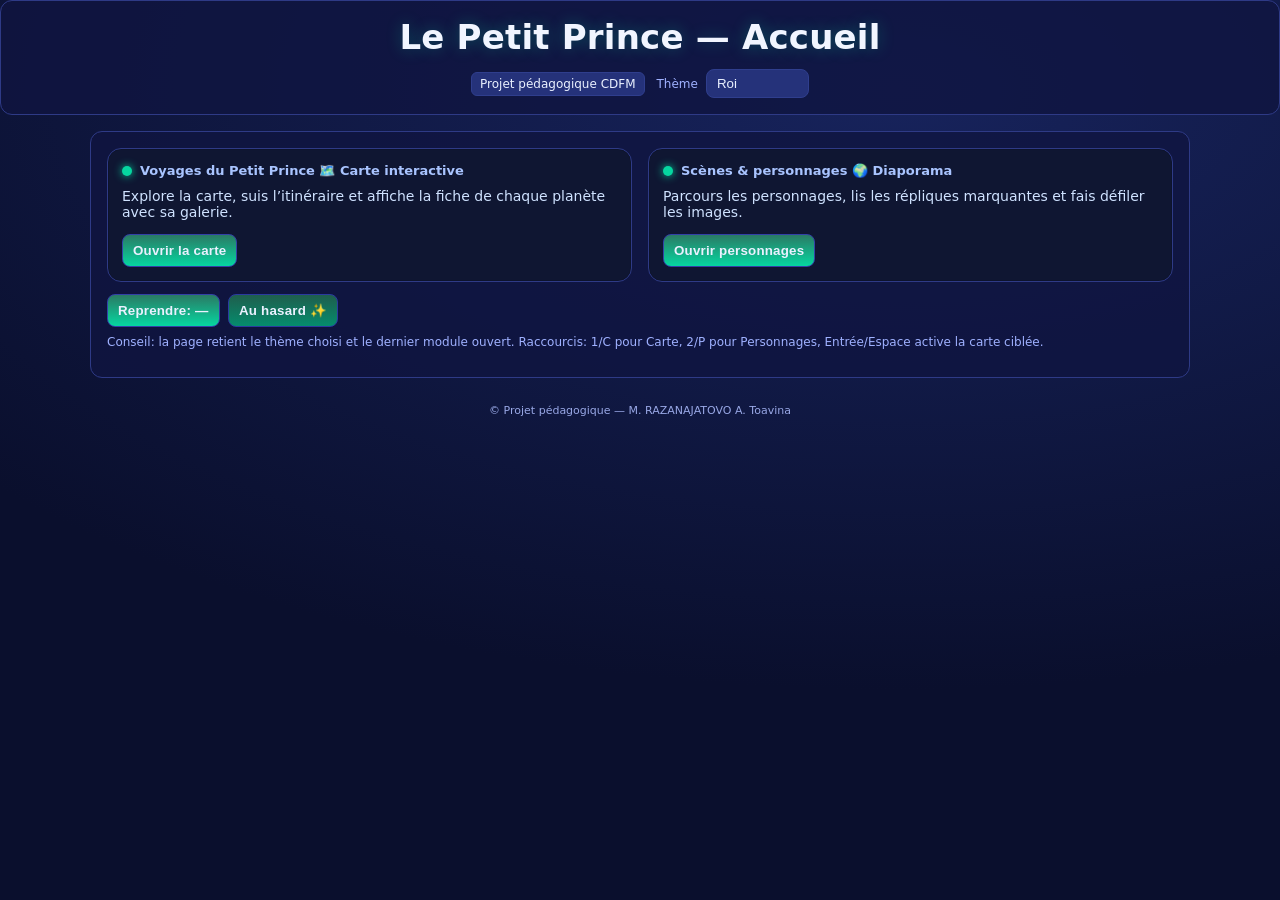
<file: projects/petit-prince/carte-petit-prince/index.html>
<!DOCTYPE html>
<html lang="fr">
  <head>
    <meta charset="utf-8" />
    <meta name="viewport" content="width=device-width, initial-scale=1" />
    <title>Le Petit Prince — CDFM</title>
    <meta name="color-scheme" content="dark light" />
    <link rel="stylesheet" href="index.css">
  </head>
  <body>

    <script src="index.js"></script>

    <canvas id="stars" aria-hidden="true"></canvas>

    <div class="splash" id="splash" aria-hidden="true">
      <div class="logo">🪐</div>
      <h1>Le Petit Prince</h1>
      <div class="hint">Chargement…</div>
      <div class="spinner" aria-label="Chargement"></div>
    </div>

    <header class="panel">
      <h1>Le Petit Prince — Accueil</h1>
      <div class="topbar">
        <span class="badge">Projet pédagogique CDFM</span>
        <div class="themeRow">
          <label for="themeSel" class="hint">Thème</label>
          <select id="themeSel" class="sel" title="Choisir un thème">
            <option value="Roi">Roi</option>
            <option value="B612">B612</option>
            <option value="Vaniteux">Vaniteux</option>
            <option value="Buveur">Buveur</option>
            <option value="Businessman">Businessman</option>
            <option value="Allumeur">Allumeur</option>
            <option value="Geographe">Géographe</option>
            <option value="Terre">Terre</option>
          </select>
        </div>
      </div>
    </header>

    <main>
      <section class="panel">
        <div class="grid">
          <!-- Carte -->
          <article
            class="card"
            id="cardCarte"
            tabindex="0"
            aria-label="Carte des voyages"
          >
            <div class="mini">
              <span class="dot"></span>
              <strong>Voyages du Petit Prince 🗺️ Carte interactive</strong>
            </div>
            <p>
              Explore la carte, suis l’itinéraire et affiche la fiche de chaque
              planète avec sa galerie.
            </p>
            <div class="btnRow">
              <button class="btn" data-open="Carte_Petit_Prince.html">
                Ouvrir la carte
              </button>
            </div>
          </article>

          <!-- Personnages -->
          <article
            class="card"
            id="cardPerso"
            tabindex="0"
            aria-label="Scènes et personnages"
          >
            <div class="mini">
              <span class="dot"></span>
              <strong>Scènes & personnages 🌍 Diaporama</strong>
            </div>
            <p>
              Parcours les personnages, lis les répliques marquantes et fais
              défiler les images.
            </p>
            <div class="btnRow">
              <button class="btn" data-open="Personnages_Petit_Prince.html">
                Ouvrir personnages
              </button>
            </div>
          </article>
        </div>

        <div style="margin-top: 12px; display: flex; gap: 8px; flex-wrap: wrap">
          <button class="btn" id="resumeBtn" disabled>Reprendre: —</button>
          <button class="btn secondary" id="randomBtn">Au hasard ✨</button>
        </div>

        <p class="hint" style="margin-top: 8px">
          Conseil: la page retient le thème choisi et le dernier module ouvert.
          Raccourcis: 1/C pour Carte, 2/P pour Personnages, Entrée/Espace active
          la carte ciblée.
        </p>
      </section>

      <footer>© Projet pédagogique — M. RAZANAJATOVO A. Toavina</footer>
    </main>
  </body>
</html>
</file>
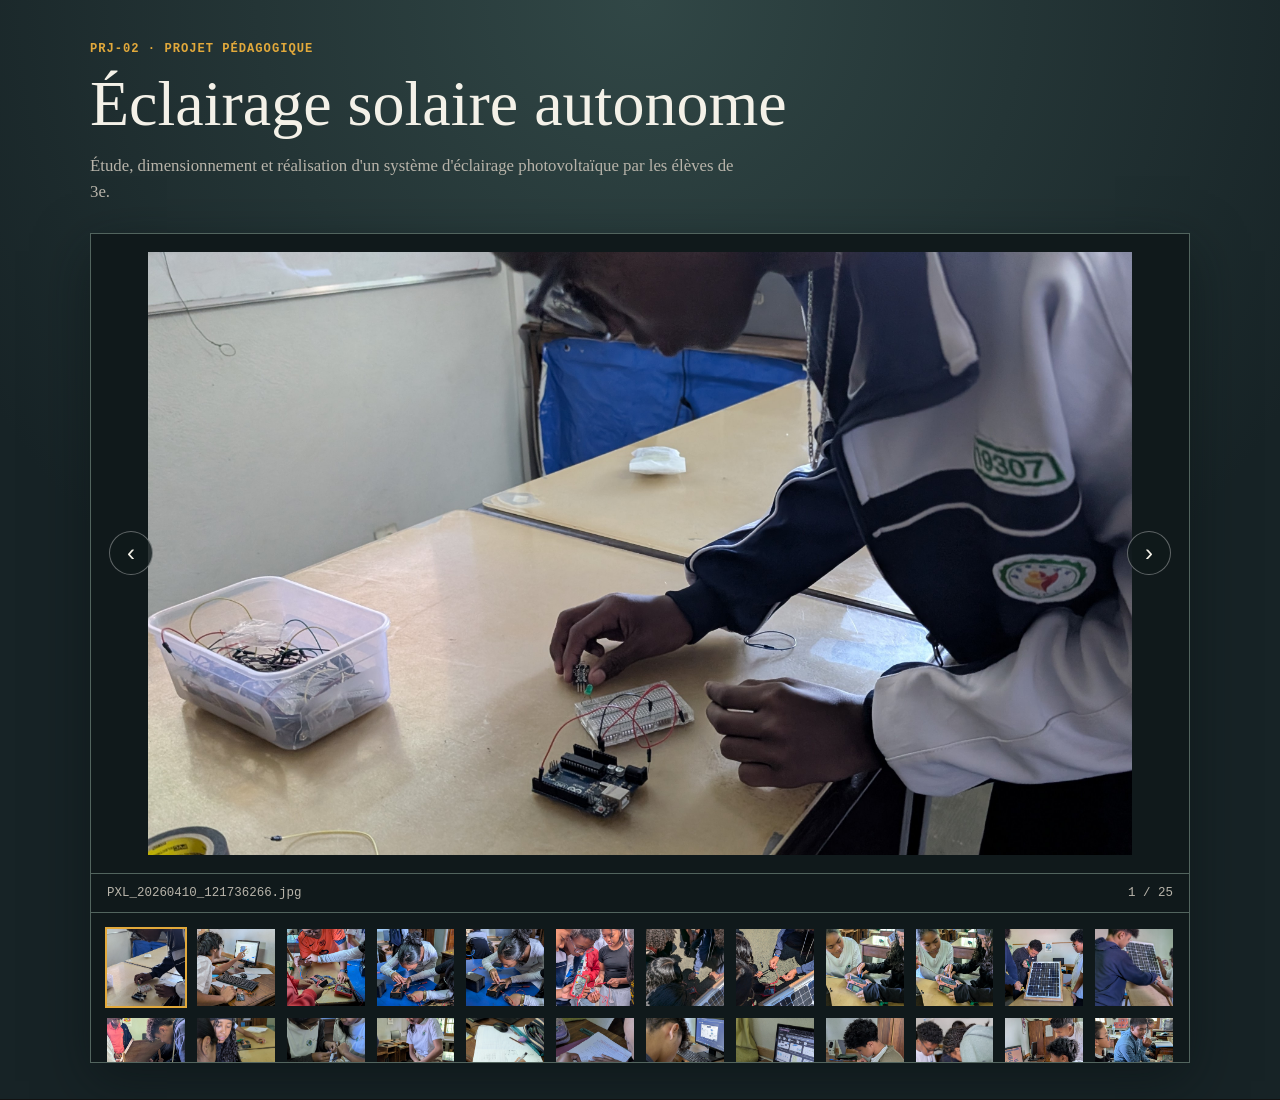
<file: projet-panneau-solaire.html>
<!DOCTYPE html>
<html lang="fr">
<head>
  <meta charset="UTF-8">
  <meta name="viewport" content="width=device-width, initial-scale=1.0">
  <title>Éclairage solaire autonome | Projet</title>
  <style>
    :root { color-scheme: dark; --ink: #f4f1e8; --muted: #b8b4aa; --accent: #e2a93b; --bg: #172326; --panel: #213236; --line: #52645e; }
    * { box-sizing: border-box; }
    body { margin: 0; min-height: 100vh; color: var(--ink); background: radial-gradient(circle at top, #314746, var(--bg) 60%); font-family: Georgia, 'Times New Roman', serif; }
    main { width: min(1100px, calc(100% - 32px)); margin: 0 auto; padding: 42px 0 36px; }
    .eyebrow { margin: 0 0 10px; color: var(--accent); font: 600 .76rem/1.2 Consolas, monospace; letter-spacing: .08em; text-transform: uppercase; }
    h1 { margin: 0; font-size: clamp(2rem, 5vw, 4rem); font-weight: 500; }
    .intro { max-width: 650px; margin: 12px 0 28px; color: var(--muted); font-size: 1.05rem; line-height: 1.55; }
    .viewer { overflow: hidden; border: 1px solid var(--line); background: #10191b; box-shadow: 0 18px 50px #09101288; }
    .stage { position: relative; display: grid; place-items: center; min-height: min(67vh, 700px); padding: 18px; }
    .stage img { display: block; width: 100%; max-height: 67vh; object-fit: contain; }
    .nav { position: absolute; top: 50%; display: grid; place-items: center; width: 44px; height: 44px; border: 1px solid #ffffff55; border-radius: 50%; color: var(--ink); background: #10191bcc; font-size: 1.5rem; cursor: pointer; transform: translateY(-50%); }
    .nav:hover, .nav:focus-visible { border-color: var(--accent); color: var(--accent); }
    .nav--prev { left: 18px; } .nav--next { right: 18px; }
    .caption { display: flex; justify-content: space-between; gap: 16px; padding: 12px 16px; border-top: 1px solid var(--line); color: var(--muted); font: .78rem Consolas, monospace; }
    .thumbs { display: grid; grid-template-columns: repeat(auto-fill, minmax(76px, 1fr)); gap: 8px; max-height: 150px; overflow: auto; padding: 14px; border-top: 1px solid var(--line); }
    .thumb { aspect-ratio: 1; padding: 0; overflow: hidden; border: 2px solid transparent; background: transparent; cursor: pointer; }
    .thumb[aria-current="true"] { border-color: var(--accent); } .thumb img { width: 100%; height: 100%; object-fit: cover; }
    @media (max-width: 600px) { main { width: min(100% - 20px, 1100px); padding-top: 26px; } .stage { min-height: 48vh; padding: 8px; } .nav--prev { left: 8px; } .nav--next { right: 8px; } .caption { display: block; line-height: 1.6; } }
  </style>
</head>
<body>
  <main>
    <p class="eyebrow">PRJ-02 · Projet pédagogique</p>
    <h1>Éclairage solaire autonome</h1>
    <p class="intro">Étude, dimensionnement et réalisation d'un système d'éclairage photovoltaïque par les élèves de 3e.</p>
    <section class="viewer" aria-label="Carrousel de photos du projet panneau solaire">
      <div class="stage">
        <button class="nav nav--prev" type="button" aria-label="Photo précédente">‹</button>
        <img id="photo" src="" alt="">
        <button class="nav nav--next" type="button" aria-label="Photo suivante">›</button>
      </div>
      <div class="caption"><span id="filename"></span><span id="counter"></span></div>
      <div class="thumbs" id="thumbs" aria-label="Choisir une photo"></div>
    </section>
  </main>
  <script>
    const photos = [
      'PXL_20260410_121736266.jpg', 'PXL_20260410_121725023.jpg', 'PXL_20260410_121315775.jpg',
      'PXL_20260410_120724951.jpg', 'PXL_20260410_120717742.jpg', 'PXL_20260410_115144824.jpg',
      'PXL_20260407_083447324.jpg', 'PXL_20260407_083323491.jpg', 'PXL_20260407_082704227.jpg',
      'PXL_20260407_082702428.jpg', 'PXL_20260407_082215473.jpg', 'PXL_20260407_082138526.jpg',
      'PXL_20260407_081935227.jpg', 'PXL_20260407_081342185.jpg', 'PXL_20260407_081109086.jpg',
      'PXL_20260407_075552058.jpg', 'PXL_20260407_075319709.jpg', 'PXL_20260407_074450875.jpg',
      'PXL_20260407_073540618.jpg', 'PXL_20260407_073358621.jpg', 'PXL_20260325_081125556.jpg',
      'PXL_20260325_081116721.jpg', 'PXL_20260324_081756512.jpg', 'PXL_20260324_055437924.jpg',
      'PXL_20260324_052650629.jpg'
    ];
    const photo = document.getElementById('photo');
    const filename = document.getElementById('filename');
    const counter = document.getElementById('counter');
    const thumbs = document.getElementById('thumbs');
    let current = 0;
    function showPhoto(index) {
      current = (index + photos.length) % photos.length;
      const name = photos[current];
      const src = `IMG/Projet panneau solaire/${name}`;
      photo.src = src;
      photo.alt = `Photo ${current + 1} du projet éclairage solaire autonome`;
      filename.textContent = name;
      counter.textContent = `${current + 1} / ${photos.length}`;
      [...thumbs.children].forEach((button, buttonIndex) => button.setAttribute('aria-current', buttonIndex === current));
    }
    photos.forEach((name, index) => {
      const button = document.createElement('button');
      button.className = 'thumb'; button.type = 'button'; button.setAttribute('aria-label', `Afficher la photo ${index + 1}`);
      const image = document.createElement('img'); image.src = `IMG/Projet panneau solaire/${name}`; image.alt = '';
      button.append(image); button.addEventListener('click', () => showPhoto(index)); thumbs.append(button);
    });
    document.querySelector('.nav--prev').addEventListener('click', () => showPhoto(current - 1));
    document.querySelector('.nav--next').addEventListener('click', () => showPhoto(current + 1));
    document.addEventListener('keydown', (event) => { if (event.key === 'ArrowLeft') showPhoto(current - 1); if (event.key === 'ArrowRight') showPhoto(current + 1); });
    showPhoto(0);
  </script>
</body>
</html>
</file>
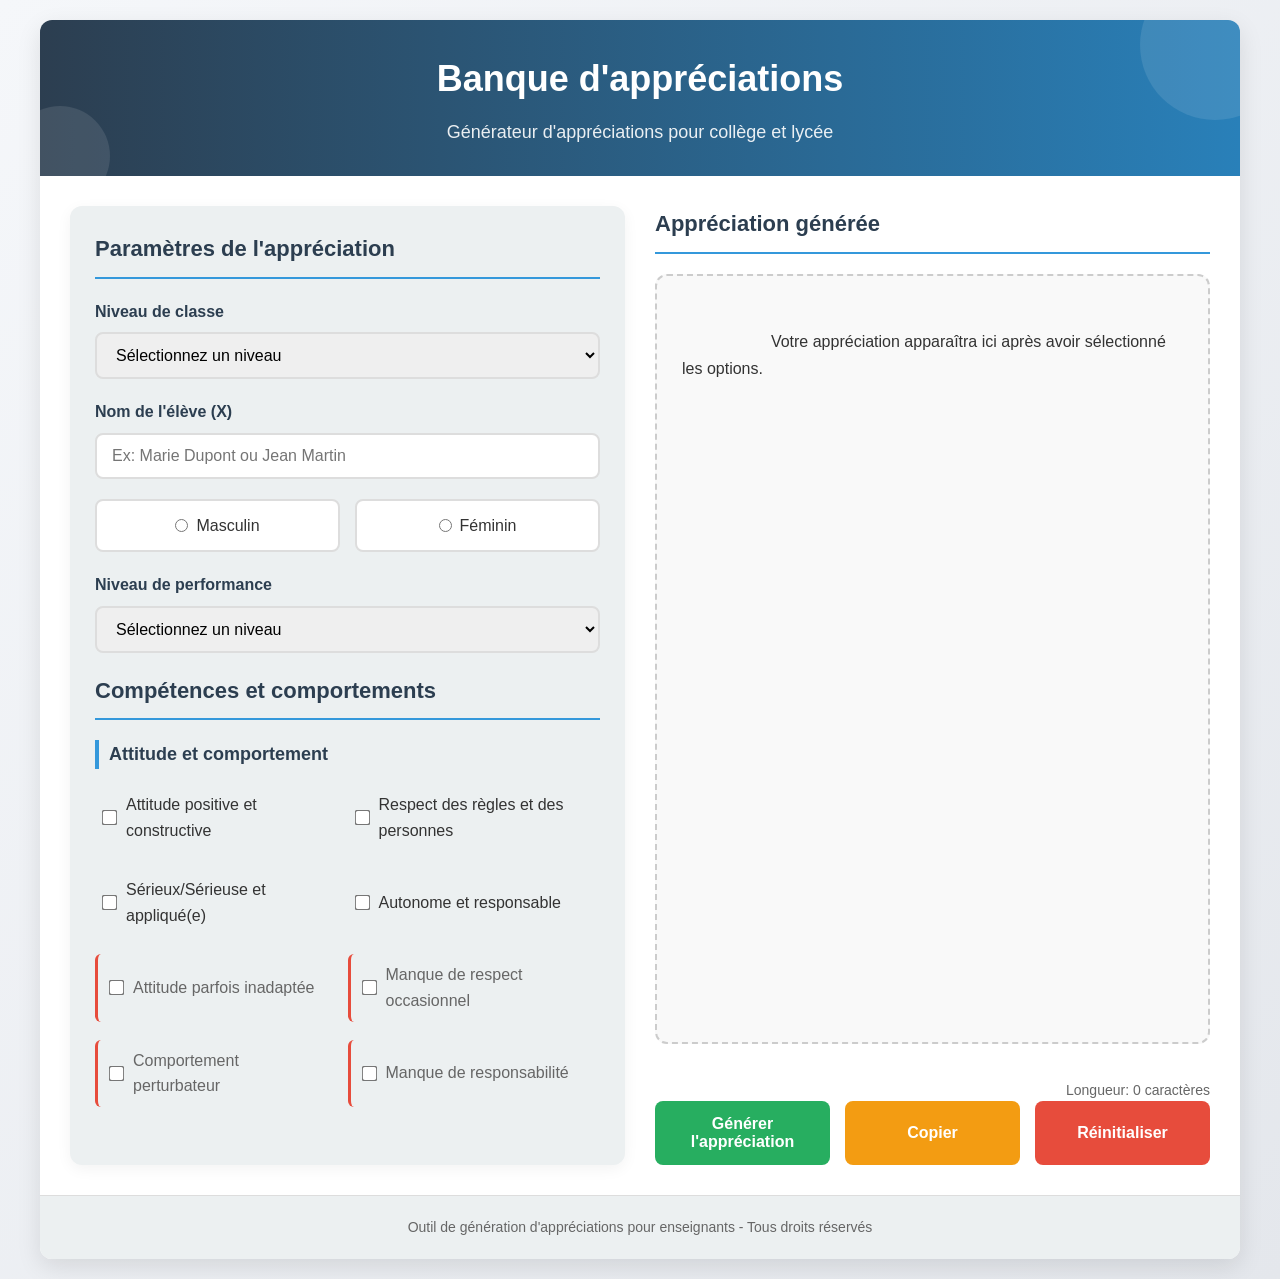
<file: projects/appreciation/appreciation.html>
<!DOCTYPE html>
<html lang="fr">
<head>
    <meta charset="UTF-8">
    <meta name="viewport" content="width=device-width, initial-scale=1.0">
    <title>Banque d'appréciations - Collège & Lycée</title>
    <style>
        :root {
            --primary-color: #2c3e50;
            --secondary-color: #3498db;
            --accent-color: #2980b9;
            --light-color: #ecf0f1;
            --success-color: #27ae60;
            --warning-color: #f39c12;
            --danger-color: #e74c3c;
            --border-radius: 12px;
            --box-shadow: 0 8px 25px rgba(0, 0, 0, 0.1);
            --transition: all 0.3s ease;
        }
        
        * {
            margin: 0;
            padding: 0;
            box-sizing: border-box;
            font-family: 'Segoe UI', Tahoma, Geneva, Verdana, sans-serif;
        }
        
        body {
            background: linear-gradient(135deg, #f5f7fa 0%, #e4e7ec 100%);
            color: #333;
            line-height: 1.6;
            min-height: 100vh;
            display: flex;
            justify-content: center;
            align-items: flex-start;
            padding: 20px;
        }
        
        .container {
            max-width: 1200px;
            width: 100%;
            background-color: white;
            border-radius: var(--border-radius);
            box-shadow: var(--box-shadow);
            overflow: hidden;
        }
        
        header {
            background: linear-gradient(to right, var(--primary-color), var(--accent-color));
            color: white;
            padding: 30px;
            text-align: center;
            position: relative;
            overflow: hidden;
        }
        
        header::before {
            content: "";
            position: absolute;
            top: -50px;
            right: -50px;
            width: 150px;
            height: 150px;
            background: rgba(255, 255, 255, 0.1);
            border-radius: 50%;
        }
        
        header::after {
            content: "";
            position: absolute;
            bottom: -30px;
            left: -30px;
            width: 100px;
            height: 100px;
            background: rgba(255, 255, 255, 0.1);
            border-radius: 50%;
        }
        
        h1 {
            margin-bottom: 10px;
            font-size: 36px;
            position: relative;
            z-index: 1;
        }
        
        .subtitle {
            font-size: 18px;
            opacity: 0.9;
            position: relative;
            z-index: 1;
        }
        
        .main-content {
            display: grid;
            grid-template-columns: 1fr 1fr;
            gap: 30px;
            padding: 30px;
        }
        
        @media (max-width: 768px) {
            .main-content {
                grid-template-columns: 1fr;
            }
        }
        
        .input-section {
            background-color: var(--light-color);
            border-radius: var(--border-radius);
            padding: 25px;
            box-shadow: 0 4px 15px rgba(0, 0, 0, 0.05);
        }
        
        .section-title {
            font-size: 22px;
            margin-bottom: 20px;
            color: var(--primary-color);
            border-bottom: 2px solid var(--secondary-color);
            padding-bottom: 10px;
        }
        
        .form-group {
            margin-bottom: 20px;
        }
        
        .form-group label {
            display: block;
            margin-bottom: 8px;
            font-weight: 600;
            color: var(--primary-color);
        }
        
        select, input[type="text"] {
            width: 100%;
            padding: 12px 15px;
            border: 2px solid #ddd;
            border-radius: 8px;
            font-size: 16px;
            transition: var(--transition);
        }
        
        select:focus, input[type="text"]:focus {
            border-color: var(--secondary-color);
            outline: none;
            box-shadow: 0 0 0 3px rgba(52, 152, 219, 0.2);
        }
        
        .gender-section {
            display: flex;
            gap: 15px;
            margin-bottom: 20px;
        }
        
        .gender-option {
            flex: 1;
            display: flex;
            align-items: center;
            justify-content: center;
            padding: 12px;
            border: 2px solid #ddd;
            border-radius: 8px;
            cursor: pointer;
            transition: var(--transition);
            background-color: white;
        }
        
        .gender-option.selected {
            border-color: var(--secondary-color);
            background-color: rgba(52, 152, 219, 0.1);
        }
        
        .gender-option input {
            margin-right: 8px;
        }
        
        .checkbox-section {
            max-height: 400px;
            overflow-y: auto;
            padding-right: 10px;
        }
        
        .checkbox-section::-webkit-scrollbar {
            width: 8px;
        }
        
        .checkbox-section::-webkit-scrollbar-track {
            background: #f1f1f1;
            border-radius: 4px;
        }
        
        .checkbox-section::-webkit-scrollbar-thumb {
            background: var(--secondary-color);
            border-radius: 4px;
        }
        
        .competence-category {
            margin-bottom: 25px;
        }
        
        .category-title {
            font-size: 18px;
            font-weight: 600;
            margin-bottom: 15px;
            color: var(--primary-color);
            padding-left: 10px;
            border-left: 4px solid var(--secondary-color);
        }
        
        .checkbox-grid {
            display: grid;
            grid-template-columns: 1fr 1fr;
            gap: 10px;
        }
        
        @media (max-width: 480px) {
            .checkbox-grid {
                grid-template-columns: 1fr;
            }
        }
        
        .checkbox-item {
            display: flex;
            align-items: center;
            margin-bottom: 8px;
            padding: 8px;
            border-radius: 6px;
            transition: var(--transition);
        }
        
        .checkbox-item:hover {
            background-color: rgba(52, 152, 219, 0.1);
        }
        
        .checkbox-item input {
            margin-right: 10px;
            transform: scale(1.2);
        }
        
        .checkbox-item.negative {
            border-left: 3px solid var(--danger-color);
            padding-left: 12px;
            color: #666;
        }
        
        .output-section {
            display: flex;
            flex-direction: column;
        }
        
        .appreciation-display {
            flex: 1;
            background-color: #f9f9f9;
            border: 2px dashed #ccc;
            border-radius: var(--border-radius);
            padding: 25px;
            margin-bottom: 25px;
            min-height: 350px;
            font-size: 16px;
            line-height: 1.7;
            transition: var(--transition);
            white-space: pre-wrap;
        }
        
        .appreciation-display.pulse {
            animation: pulse 0.5s ease-in-out;
        }
        
        @keyframes pulse {
            0% { background-color: #f9f9f9; }
            50% { background-color: #e8f4fd; }
            100% { background-color: #f9f9f9; }
        }
        
        .action-buttons {
            display: flex;
            gap: 15px;
        }
        
        .btn {
            flex: 1;
            padding: 14px 20px;
            border: none;
            border-radius: 8px;
            font-size: 16px;
            font-weight: 600;
            cursor: pointer;
            transition: var(--transition);
            display: flex;
            align-items: center;
            justify-content: center;
            gap: 8px;
        }
        
        .btn-primary {
            background-color: var(--success-color);
            color: white;
        }
        
        .btn-primary:hover {
            background-color: #219653;
            transform: translateY(-2px);
        }
        
        .btn-secondary {
            background-color: var(--warning-color);
            color: white;
        }
        
        .btn-secondary:hover {
            background-color: #e67e22;
            transform: translateY(-2px);
        }
        
        .btn-danger {
            background-color: var(--danger-color);
            color: white;
        }
        
        .btn-danger:hover {
            background-color: #c0392b;
            transform: translateY(-2px);
        }
        
        .character-count {
            text-align: right;
            margin-top: 10px;
            font-size: 14px;
            color: #666;
        }
        
        footer {
            text-align: center;
            padding: 20px;
            background-color: var(--light-color);
            color: #666;
            font-size: 14px;
            border-top: 1px solid #ddd;
        }

        @media (max-width: 480px) {
            body { padding: 10px; }
            header { padding: 24px 16px; }
            h1 { font-size: 28px; }
            .subtitle { font-size: 15px; }
            .main-content { gap: 16px; padding: 16px; }
            .input-section { padding: 16px; }
            .section-title { font-size: 19px; }
            .action-buttons { flex-direction: column; gap: 10px; }
            .appreciation-display { min-height: 240px; padding: 16px; font-size: 15px; }
        }
    </style>
</head>
<body>
    <div class="container">
        <header>
            <h1>Banque d'appréciations</h1>
            <p class="subtitle">Générateur d'appréciations pour collège et lycée</p>
        </header>
        
        <div class="main-content">
            <div class="input-section">
                <h2 class="section-title">Paramètres de l'appréciation</h2>
                
                <div class="form-group">
                    <label for="class-level">Niveau de classe</label>
                    <select id="class-level">
                        <option value="">Sélectionnez un niveau</option>
                        <option value="6ème">6ème</option>
                        <option value="5ème">5ème</option>
                        <option value="4ème">4ème</option>
                        <option value="3ème">3ème</option>
                        <option value="2nde">2nde</option>
                        <option value="1ère">1ère</option>
                        <option value="Terminale">Terminale</option>
                    </select>
                </div>
                
                <div class="form-group">
                    <label for="student-name">Nom de l'élève (X)</label>
                    <input type="text" id="student-name" placeholder="Ex: Marie Dupont ou Jean Martin">
                </div>
                
                <div class="gender-section">
                    <div class="gender-option" id="gender-male">
                        <input type="radio" id="male" name="gender" value="male">
                        <label for="male">Masculin</label>
                    </div>
                    <div class="gender-option" id="gender-female">
                        <input type="radio" id="female" name="gender" value="female">
                        <label for="female">Féminin</label>
                    </div>
                </div>
                
                <div class="form-group">
                    <label for="performance">Niveau de performance</label>
                    <select id="performance">
                        <option value="">Sélectionnez un niveau</option>
                        <option value="excellent">Excellent</option>
                        <option value="good">Bon</option>
                        <option value="average">Moyen</option>
                        <option value="weak">Faible</option>
                        <option value="insufficient">Insuffisant</option>
                    </select>
                </div>
                
                <h2 class="section-title">Compétences et comportements</h2>
                
                <div class="checkbox-section">
                    <div class="competence-category">
                        <div class="category-title">Attitude et comportement</div>
                        <div class="checkbox-grid">
                            <!-- Points positifs -->
                            <div class="checkbox-item">
                                <input type="checkbox" id="attitude-positive" value="attitude-positive">
                                <label for="attitude-positive">Attitude positive et constructive</label>
                            </div>
                            <div class="checkbox-item">
                                <input type="checkbox" id="respect" value="respect">
                                <label for="respect">Respect des règles et des personnes</label>
                            </div>
                            <div class="checkbox-item">
                                <input type="checkbox" id="serious" value="serious">
                                <label for="serious">Sérieux/Sérieuse et appliqué(e)</label>
                            </div>
                            <div class="checkbox-item">
                                <input type="checkbox" id="autonomous" value="autonomous">
                                <label for="autonomous">Autonome et responsable</label>
                            </div>
                            <!-- Points négatifs -->
                            <div class="checkbox-item negative">
                                <input type="checkbox" id="attitude-negative" value="attitude-negative">
                                <label for="attitude-negative">Attitude parfois inadaptée</label>
                            </div>
                            <div class="checkbox-item negative">
                                <input type="checkbox" id="disrespect" value="disrespect">
                                <label for="disrespect">Manque de respect occasionnel</label>
                            </div>
                            <div class="checkbox-item negative">
                                <input type="checkbox" id="disruptive" value="disruptive">
                                <label for="disruptive">Comportement perturbateur</label>
                            </div>
                            <div class="checkbox-item negative">
                                <input type="checkbox" id="irresponsible" value="irresponsible">
                                <label for="irresponsible">Manque de responsabilité</label>
                            </div>
                        </div>
                    </div>
                    
                    <div class="competence-category">
                        <div class="category-title">Travail et méthode</div>
                        <div class="checkbox-grid">
                            <!-- Points positifs -->
                            <div class="checkbox-item">
                                <input type="checkbox" id="organized" value="organized">
                                <label for="organized">Travail organisé et soigné</label>
                            </div>
                            <div class="checkbox-item">
                                <input type="checkbox" id="rigorous" value="rigorous">
                                <label for="rigorous">Rigueur et précision</label>
                            </div>
                            <div class="checkbox-item">
                                <input type="checkbox" id="perseverance" value="perseverance">
                                <label for="perseverance">Persévérance face aux difficultés</label>
                            </div>
                            <div class="checkbox-item">
                                <input type="checkbox" id="method" value="method">
                                <label for="method">Bonne méthode de travail</label>
                            </div>
                            <!-- Points négatifs -->
                            <div class="checkbox-item negative">
                                <input type="checkbox" id="disorganized" value="disorganized">
                                <label for="disorganized">Travail désorganisé</label>
                            </div>
                            <div class="checkbox-item negative">
                                <input type="checkbox" id="careless" value="careless">
                                <label for="careless">Manque de soin et de précision</label>
                            </div>
                            <div class="checkbox-item negative">
                                <input type="checkbox" id="gives-up" value="gives-up">
                                <label for="gives-up">Abandon face aux difficultés</label>
                            </div>
                            <div class="checkbox-item negative">
                                <input type="checkbox" id="no-method" value="no-method">
                                <label for="no-method">Méthode de travail à améliorer</label>
                            </div>
                        </div>
                    </div>
                    
                    <div class="competence-category">
                        <div class="category-title">Participation et investissement</div>
                        <div class="checkbox-grid">
                            <!-- Points positifs -->
                            <div class="checkbox-item">
                                <input type="checkbox" id="participates" value="participates">
                                <label for="participates">Participation active</label>
                            </div>
                            <div class="checkbox-item">
                                <input type="checkbox" id="curious" value="curious">
                                <label for="curious">Curiosité intellectuelle</label>
                            </div>
                            <div class="checkbox-item">
                                <input type="checkbox" id="involved" value="involved">
                                <label for="involved">Investissement dans les activités</label>
                            </div>
                            <div class="checkbox-item">
                                <input type="checkbox" id="initiative" value="initiative">
                                <label for="initiative">Prise d'initiative</label>
                            </div>
                            <!-- Points négatifs -->
                            <div class="checkbox-item negative">
                                <input type="checkbox" id="passive" value="passive">
                                <label for="passive">Attitude passive en classe</label>
                            </div>
                            <div class="checkbox-item negative">
                                <input type="checkbox" id="disinterested" value="disinterested">
                                <label for="disinterested">Manque d'intérêt</label>
                            </div>
                            <div class="checkbox-item negative">
                                <input type="checkbox" id="uninvolved" value="uninvolved">
                                <label for="uninvolved">Peu investi(e) dans les activités</label>
                            </div>
                            <div class="checkbox-item negative">
                                <input type="checkbox" id="no-initiative" value="no-initiative">
                                <label for="no-initiative">Absence de prise d'initiative</label>
                            </div>
                        </div>
                    </div>
                    
                    <div class="competence-category">
                        <div class="category-title">Résultats et progression</div>
                        <div class="checkbox-grid">
                            <!-- Points positifs -->
                            <div class="checkbox-item">
                                <input type="checkbox" id="progress" value="progress">
                                <label for="progress">Bonne progression</label>
                            </div>
                            <div class="checkbox-item">
                                <input type="checkbox" id="consistent" value="consistent">
                                <label for="consistent">Résultats réguliers</label>
                            </div>
                            <div class="checkbox-item">
                                <input type="checkbox" id="potential" value="potential">
                                <label for="potential">Potentiel à développer</label>
                            </div>
                            <div class="checkbox-item">
                                <input type="checkbox" id="mastery" value="mastery">
                                <label for="mastery">Maîtrise des compétences</label>
                            </div>
                            <!-- Points négatifs -->
                            <div class="checkbox-item negative">
                                <input type="checkbox" id="no-progress" value="no-progress">
                                <label for="no-progress">Progression limitée</label>
                            </div>
                            <div class="checkbox-item negative">
                                <input type="checkbox" id="irregular" value="irregular">
                                <label for="irregular">Résultats irréguliers</label>
                            </div>
                            <div class="checkbox-item negative">
                                <input type="checkbox" id="difficulties" value="difficulties">
                                <label for="difficulties">Difficultés persistantes</label>
                            </div>
                            <div class="checkbox-item negative">
                                <input type="checkbox" id="no-mastery" value="no-mastery">
                                <label for="no-mastery">Maîtrise insuffisante</label>
                            </div>
                        </div>
                    </div>
                    
                    <div class="competence-category">
                        <div class="category-title">Relations et communication</div>
                        <div class="checkbox-grid">
                            <!-- Points positifs -->
                            <div class="checkbox-item">
                                <input type="checkbox" id="communicates-well" value="communicates-well">
                                <label for="communicates-well">Bonne communication</label>
                            </div>
                            <div class="checkbox-item">
                                <input type="checkbox" id="collaborative" value="collaborative">
                                <label for="collaborative">Esprit collaboratif</label>
                            </div>
                            <div class="checkbox-item">
                                <input type="checkbox" id="helpful" value="helpful">
                                <label for="helpful">Aide ses camarades</label>
                            </div>
                            <div class="checkbox-item">
                                <input type="checkbox" id="listens" value="listens">
                                <label for="listens">Écoute active</label>
                            </div>
                            <!-- Points négatifs -->
                            <div class="checkbox-item negative">
                                <input type="checkbox" id="communication-issues" value="communication-issues">
                                <label for="communication-issues">Difficultés de communication</label>
                            </div>
                            <div class="checkbox-item negative">
                                <input type="checkbox" id="individualistic" value="individualistic">
                                <label for="individualistic">Attitude individualiste</label>
                            </div>
                            <div class="checkbox-item negative">
                                <input type="checkbox" id="isolated" value="isolated">
                                <label for="isolated">Tendance à s'isoler</label>
                            </div>
                            <div class="checkbox-item negative">
                                <input type="checkbox" id="doesnt-listen" value="doesnt-listen">
                                <label for="doesnt-listen">Écoute à améliorer</label>
                            </div>
                        </div>
                    </div>
                </div>
            </div>
            
            <div class="output-section">
                <h2 class="section-title">Appréciation générée</h2>
                
                <div class="appreciation-display" id="appreciation-display">
                    Votre appréciation apparaîtra ici après avoir sélectionné les options.
                </div>
                
                <div class="character-count" id="character-count">
                    Longueur: 0 caractères
                </div>
                
                <div class="action-buttons">
                    <button class="btn btn-primary" id="generate-btn">
                        <span>Générer l'appréciation</span>
                    </button>
                    <button class="btn btn-secondary" id="copy-btn">
                        <span>Copier</span>
                    </button>
                    <button class="btn btn-danger" id="reset-btn">
                        <span>Réinitialiser</span>
                    </button>
                </div>
            </div>
        </div>
        
        <footer>
            <p>Outil de génération d'appréciations pour enseignants - Tous droits réservés</p>
        </footer>
    </div>

    <script>
        document.addEventListener('DOMContentLoaded', function() {
            const generateBtn = document.getElementById('generate-btn');
            const copyBtn = document.getElementById('copy-btn');
            const resetBtn = document.getElementById('reset-btn');
            const appreciationDisplay = document.getElementById('appreciation-display');
            const characterCount = document.getElementById('character-count');
            const genderMale = document.getElementById('gender-male');
            const genderFemale = document.getElementById('gender-female');
            
            // Gestion de la sélection du genre
            genderMale.addEventListener('click', function() {
                document.getElementById('male').checked = true;
                genderMale.classList.add('selected');
                genderFemale.classList.remove('selected');
            });
            
            genderFemale.addEventListener('click', function() {
                document.getElementById('female').checked = true;
                genderFemale.classList.add('selected');
                genderMale.classList.remove('selected');
            });
            
            // Termes selon le genre
            const genderTerms = {
                male: {
                    subject: "il",
                    possessive: "son",
                    object: "le",
                    adjective: "sérieux et appliqué",
                    pastParticiple: "investi",
                    article: "un"
                },
                female: {
                    subject: "elle",
                    possessive: "sa",
                    object: "la",
                    adjective: "sérieuse et appliquée",
                    pastParticiple: "investie",
                    article: "une"
                }
            };
            
            // Phrases d'appréciation avec placeholders pour nom et genre
            const phrases = {
                "attitude-positive": "fait preuve d'une attitude positive et constructive",
                "respect": "respecte les règles et les personnes",
                "serious": "est {adj} dans {poss} travail",
                "autonomous": "fait preuve d'autonomie et de responsabilité",
                "attitude-negative": "a une attitude parfois inadaptée",
                "disrespect": "manifeste occasionnellement un manque de respect",
                "disruptive": "a un comportement qui peut être perturbateur",
                "irresponsible": "manque parfois de responsabilité",
                
                "organized": "fournit un travail organisé et soigné",
                "rigorous": "fait preuve de rigueur et de précision",
                "perseverance": "persévère face aux difficultés",
                "method": "a une bonne méthode de travail",
                "disorganized": "fournit un travail souvent désorganisé",
                "careless": "manque de soin et de précision",
                "gives-up": "a tendance à abandonner face aux difficultés",
                "no-method": "doit améliorer {poss} méthode de travail",
                
                "participates": "participe activement en classe",
                "curious": "fait preuve de curiosité intellectuelle",
                "involved": "s'investit dans les activités",
                "initiative": "prend des initiatives",
                "passive": "a une attitude passive en classe",
                "disinterested": "manifeste un manque d'intérêt",
                "uninvolved": "s'investit peu dans les activités",
                "no-initiative": "ne prend pas d'initiatives",
                
                "progress": "montre une bonne progression",
                "consistent": "obtient des résultats réguliers",
                "potential": "a un potentiel à développer",
                "mastery": "maîtrise les compétences attendues",
                "no-progress": "a une progression limitée",
                "irregular": "obtient des résultats irréguliers",
                "difficulties": "rencontre des difficultés persistantes",
                "no-mastery": "ne maîtrise pas suffisamment les compétences",
                
                "communicates-well": "communique efficacement",
                "collaborative": "a un bon esprit collaboratif",
                "helpful": "aide volontiers {poss} camarades",
                "listens": "fait preuve d'écoute active",
                "communication-issues": "a des difficultés de communication",
                "individualistic": "a une attitude individualiste",
                "isolated": "a tendance à s'isoler",
                "doesnt-listen": "doit améliorer {poss} écoute"
            };
            
            // Phrases d'introduction selon le niveau de performance
            const performancePhrases = {
                "excellent": "Excellent travail cette période. {name} a montré {article} réel engagement.",
                "good": "Bon travail cette période. {name} s'est {pastParticiple} régulièrement.",
                "average": "Travail satisfaisant cette période. {name} a fourni des efforts.",
                "weak": "Travail fragile cette période. {name} doit s'investir davantage.",
                "insufficient": "Travail insuffisant cette période. {name} rencontre des difficultés."
            };
            
            // Phrases de conclusion selon le niveau de performance (sans répétition du nom)
            const conclusionPhrases = {
                "excellent": "Je {subj} félicite pour {poss} excellent travail et l'encourage à poursuivre dans cette voie.",
                "good": "Je {subj} félicite et l'encourage à poursuivre {poss} efforts.",
                "average": "Avec davantage d'efforts, {subj} peut progresser davantage.",
                "weak": "{subj} doit s'investir davantage pour améliorer {poss} résultats.",
                "insufficient": "Il est important que {subj} s'investisse davantage pour combler {poss} lacunes."
            };
            
            // Fonction pour mettre à jour le compteur de caractères
            function updateCharacterCount(text) {
                const count = text.length;
                characterCount.textContent = `Longueur: ${count} caractères`;
                
                // Changer la couleur selon la longueur
                if (count < 100) {
                    characterCount.style.color = '#e74c3c'; // danger-color
                } else if (count < 200) {
                    characterCount.style.color = '#f39c12'; // warning-color
                } else {
                    characterCount.style.color = '#27ae60'; // success-color
                }
            }
            
            // Fonction pour adapter une phrase avec nom et genre
            function adaptPhrase(phrase, name, terms) {
                return phrase
                    .replace(/{name}/g, name || "L'élève")
                    .replace(/{adj}/g, terms.adjective)
                    .replace(/{poss}/g, terms.possessive)
                    .replace(/{subj}/g, terms.subject)
                    .replace(/{obj}/g, terms.object)
                    .replace(/{article}/g, terms.article)
                    .replace(/{pastParticiple}/g, terms.pastParticiple);
            }
            
            // Génération de l'appréciation
            generateBtn.addEventListener('click', function() {
                const classLevel = document.getElementById('class-level').value;
                const studentName = document.getElementById('student-name').value;
                const performance = document.getElementById('performance').value;
                const gender = document.querySelector('input[name="gender"]:checked');
                
                // Vérification des champs obligatoires
                if (!classLevel || !performance || !gender) {
                    alert('Veuillez sélectionner le niveau, la performance et le genre de l\'élève.');
                    return;
                }
                
                // Récupération des cases cochées
                const checkedBoxes = document.querySelectorAll('.checkbox-section input:checked');
                if (checkedBoxes.length === 0) {
                    alert('Veuillez sélectionner au moins une compétence ou comportement.');
                    return;
                }
                
                // Récupération des termes selon le genre
                const terms = genderTerms[gender.value];
                
                // Construction de l'appréciation
                let appreciation = '';
                
                // Phrase d'introduction selon la performance
                const introPhrase = adaptPhrase(performancePhrases[performance], studentName, terms);
                appreciation += introPhrase + ' ';
                
                // Ajout des phrases sélectionnées (utiliser le pronom après l'introduction)
                const selectedPhrases = [];
                checkedBoxes.forEach(box => {
                    if (phrases[box.value]) {
                        selectedPhrases.push(phrases[box.value]);
                    }
                });
                
                // Construction des phrases avec adaptation du genre
                if (selectedPhrases.length > 0) {
                    // Utiliser le pronom pour toutes les phrases après l'introduction
                    appreciation += terms.subject + " ";
                    appreciation += adaptPhrase(selectedPhrases[0], studentName, terms);
                    
                    if (selectedPhrases.length > 1) {
                        for (let i = 1; i < selectedPhrases.length; i++) {
                            if (i === selectedPhrases.length - 1) {
                                appreciation += ". Enfin, " + terms.subject + " ";
                            } else {
                                appreciation += ". De plus, " + terms.subject + " ";
                            }
                            appreciation += adaptPhrase(selectedPhrases[i], studentName, terms);
                        }
                    }
                    appreciation += ". ";
                }
                
                // Phrase de conclusion (utiliser le pronom)
                const conclusionPhrase = adaptPhrase(conclusionPhrases[performance], studentName, terms);
                appreciation += conclusionPhrase;
                
                // Mettre à jour l'affichage avec animation
                appreciationDisplay.textContent = appreciation;
                appreciationDisplay.classList.add('pulse');
                setTimeout(() => {
                    appreciationDisplay.classList.remove('pulse');
                }, 500);
                
                updateCharacterCount(appreciation);
            });
            
            // Réinitialisation
            resetBtn.addEventListener('click', function() {
                document.getElementById('class-level').value = '';
                document.getElementById('student-name').value = '';
                document.getElementById('performance').value = '';
                document.querySelectorAll('input[name="gender"]').forEach(radio => {
                    radio.checked = false;
                });
                genderMale.classList.remove('selected');
                genderFemale.classList.remove('selected');
                document.querySelectorAll('.checkbox-section input').forEach(checkbox => {
                    checkbox.checked = false;
                });
                appreciationDisplay.textContent = 'Votre appréciation apparaîtra ici après avoir sélectionné les options.';
                updateCharacterCount('');
            });
            
            // Copie dans le presse-papier
            copyBtn.addEventListener('click', function() {
                const text = appreciationDisplay.textContent;
                if (text && text !== 'Votre appréciation apparaîtra ici après avoir sélectionné les options.') {
                    navigator.clipboard.writeText(text)
                        .then(() => alert('Appréciation copiée dans le presse-papier!'))
                        .catch(err => alert('Erreur lors de la copie: ' + err));
                } else {
                    alert('Veuillez d\'abord générer une appréciation.');
                }
            });
        });
    </script>
</body>
</html>
</file>
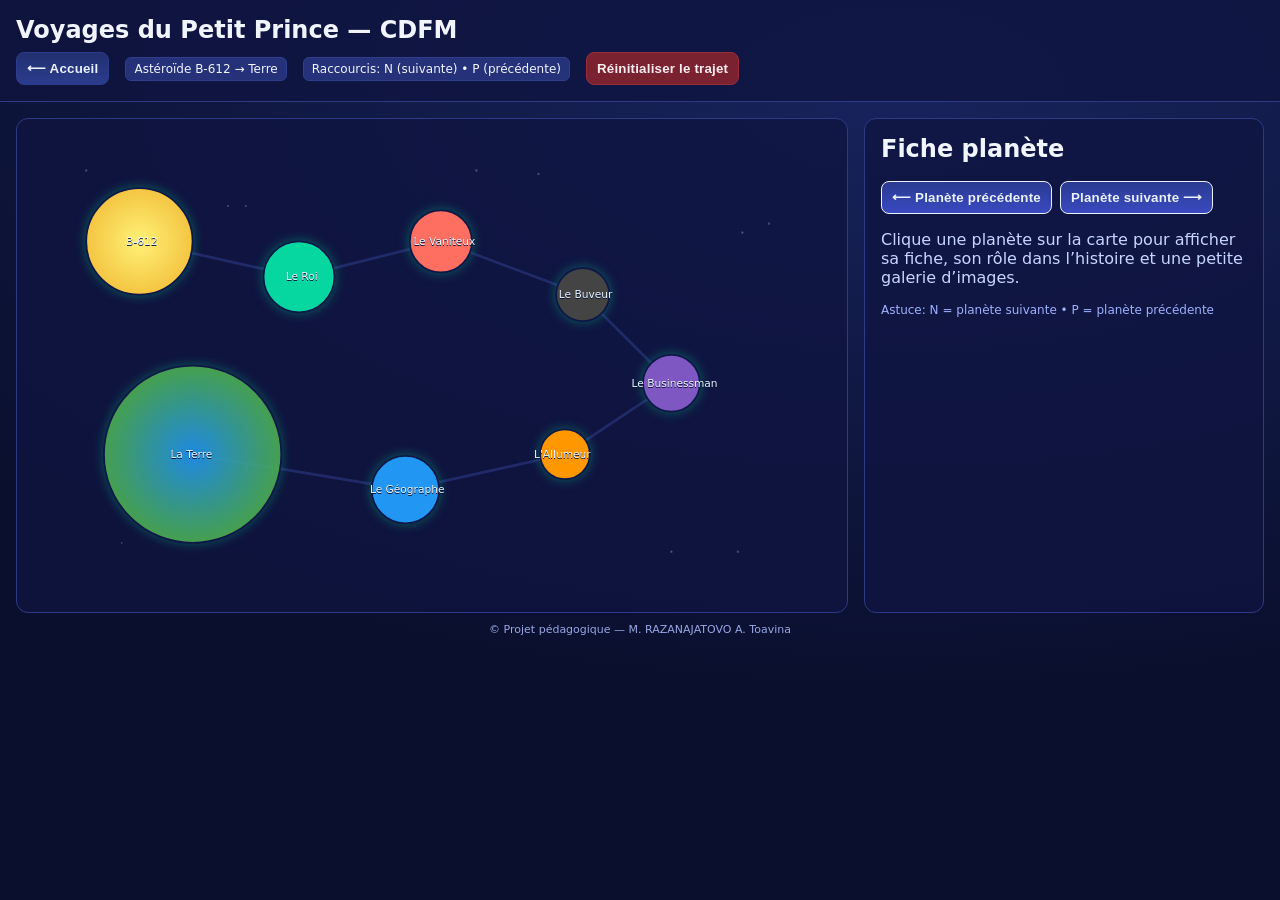
<file: projects/petit-prince/carte-petit-prince/Carte_Petit_Prince.html>
<!DOCTYPE html>
<html lang="fr">
  <head>
    <meta charset="utf-8" />
    <meta name="viewport" content="width=device-width, initial-scale=1" />
    <title>Voyages du Petit Prince — Fix</title>
    <link rel="stylesheet" href="Carte_Petit_Prince.css">

  </head>
  <body>

    <script src="Carte_Petit_Prince.js"></script>

    <!-- Splash screen -->
    <div class="splash" id="splash" aria-hidden="true">
      <div class="logo">🪐</div>
      <h1>Voyages du Petit Prince</h1>
      <div class="muted">Chargement de la carte et des fiches…</div>
      <div class="spinner" aria-label="Chargement"></div>
    </div>

    <header>
      <h1>Voyages du Petit Prince <span class="muted">— CDFM </span></h1>
      <div class="topbar">
        <button class="btn secondary" id="homeBtn" title="Retour à l'accueil">
          ⟵ Accueil
        </button>
        <span class="badge">Astéroïde B-612 → Terre</span>
        <span class="badge">Raccourcis: N (suivante) • P (précédente)</span>
        <button
          class="btn danger"
          id="resetBtn"
          title="Effacer la progression et les planètes visitées"
        >
          Réinitialiser le trajet
        </button>
      </div>
    </header>

    <main>
      <section class="panel mapWrap" aria-label="Carte des planètes">
        <svg
          viewBox="0 0 900 520"
          role="img"
          aria-label="Trajet du Petit Prince"
          xmlns="http://www.w3.org/2000/svg"
        >
          <!-- Constellations décor -->
          <defs>
            <radialGradient id="glow" cx="50%" cy="50%" r="50%">
              <stop offset="0%" stop-color="#ffffff" stop-opacity="0.8" />
              <stop offset="100%" stop-color="#ffffff" stop-opacity="0" />
            </radialGradient>

            <!-- B612 -->
            <radialGradient id="b612Gradient" cx="50%" cy="50%" r="50%">
              <stop offset="0%" stop-color="#fff176" />
              <stop offset="100%" stop-color="#f4c542" />
            </radialGradient>

            <!-- Terre -->
            <radialGradient id="terreGradient" cx="50%" cy="50%" r="50%">
              <stop offset="0%" stop-color="#2196f3" />
              <stop offset="100%" stop-color="#4caf50" />
            </radialGradient>
          </defs>

          <g class="stars" opacity=".4">
            <circle cx="60" cy="40" r="2" fill="url(#glow)" />
            <circle cx="240" cy="80" r="1.8" fill="url(#glow)" />
            <circle cx="800" cy="110" r="2" fill="url(#glow)" />
            <circle cx="500" cy="40" r="2" fill="url(#glow)" />
            <circle cx="720" cy="470" r="2" fill="url(#glow)" />
            <circle cx="100" cy="460" r="1.5" fill="url(#glow)" />
            <circle cx="70" cy="90" r="2" fill="url(#glow)" />
            <circle cx="220" cy="80" r="1.8" fill="url(#glow)" />
            <!-- corrigé 8300 -> 830 -->
            <circle cx="830" cy="100" r="2" fill="url(#glow)" />
            <circle cx="570" cy="44" r="2" fill="url(#glow)" />
            <circle cx="795" cy="470" r="2" fill="url(#glow)" />
            <circle cx="180" cy="460" r="1.5" fill="url(#glow)" />
          </g>

          <!-- Lignes de route (dans l'ordre) -->
          <g class="route" id="route">
            <line id="B612-Roi" x1="120" y1="120" x2="300" y2="160"></line>
            <line id="Roi-Vaniteux" x1="300" y1="160" x2="460" y2="120"></line>
            <line
              id="Vaniteux-Buveur"
              x1="460"
              y1="120"
              x2="620"
              y2="180"
            ></line>
            <line
              id="Buveur-Businessman"
              x1="620"
              y1="180"
              x2="720"
              y2="280"
            ></line>
            <line
              id="Businessman-Allumeur"
              x1="720"
              y1="280"
              x2="600"
              y2="360"
            ></line>
            <line
              id="Allumeur-Geographe"
              x1="600"
              y1="360"
              x2="420"
              y2="400"
            ></line>
            <line
              id="Geographe-Terre"
              x1="420"
              y1="400"
              x2="180"
              y2="360"
            ></line>
          </g>

          <!-- Planètes -->
          <g
            class="planet"
            tabindex="0"
            data-id="B612"
            transform="translate(120,120)"
          >
            <circle
              r="60"
              fill="url(#b612Gradient)"
              stroke="black"
              stroke-width="2"
            ></circle>
            <text x="-15" y="4" fill="white" font-size="14">B-612</text>
          </g>
          <g
            class="planet"
            tabindex="0"
            data-id="Roi"
            transform="translate(300,160)"
          >
            <circle r="40"></circle>
            <text x="-15" y="4" fill="white" font-size="14">Le Roi</text>
          </g>
          <g
            class="planet"
            tabindex="0"
            data-id="Vaniteux"
            transform="translate(460,120)"
          >
            <circle
              r="35"
              fill="#ff6f61"
              stroke="black"
              stroke-width="2"
            ></circle>
            <text x="-31" y="4" fill="white" font-size="14">Le Vaniteux</text>
          </g>
          <g
            class="planet"
            tabindex="0"
            data-id="Buveur"
            transform="translate(620,180)"
          >
            <circle
              r="30"
              fill="#444444"
              stroke="black"
              stroke-width="2"
            ></circle>
            <text x="-27" y="4" fill="white" font-size="14">Le Buveur</text>
          </g>
          <g
            class="planet"
            tabindex="0"
            data-id="Businessman"
            transform="translate(720,280)"
          >
            <circle
              r="32"
              fill="#7e57c2"
              stroke="black"
              stroke-width="2"
            ></circle>
            <text x="-45" y="4" fill="white" font-size="14">
              Le Businessman
            </text>
          </g>
          <g
            class="planet"
            tabindex="0"
            data-id="Allumeur"
            transform="translate(600,360)"
          >
            <circle
              r="28"
              fill="#ff9800"
              stroke="black"
              stroke-width="2"
            ></circle>
            <text x="-35" y="4" fill="white" font-size="14">L'Allumeur</text>
          </g>
          <g
            class="planet"
            tabindex="0"
            data-id="Geographe"
            transform="translate(420,400)"
          >
            <circle
              r="38"
              fill="#2196f3"
              stroke="black"
              stroke-width="2"
            ></circle>
            <text x="-40" y="4" fill="white" font-size="14">Le Géographe</text>
          </g>
          <g
            class="planet"
            tabindex="0"
            data-id="Terre"
            transform="translate(180,360)"
          >
            <circle
              r="100"
              fill="url(#terreGradient)"
              stroke="black"
              stroke-width="2"
              opacity="0.9"
            ></circle>
            <text x="-25" y="4" fill="white" font-size="16">La Terre</text>
          </g>
        </svg>
      </section>

      <section class="panel">
        <div class="infoHead">
          <h2 id="infoTitle">Fiche planète</h2>
          <div class="chips" id="chips"></div>
        </div>
        <div class="btnRow" style="margin-bottom: 8px">
          <button class="btn" id="prevPlanetBtn">⟵ Planète précédente</button>
          <button class="btn" id="nextPlanetBtn">Planète suivante ⟶</button>
        </div>
        <div id="infoContent">
          <p class="empty">
            Clique une planète sur la carte pour afficher sa fiche, son rôle
            dans l’histoire et une petite galerie d’images.
          </p>
          <p class="hint">
            Astuce: N = planète suivante • P = planète précédente
          </p>
        </div>
      </section>
    </main>

    <footer>© Projet pédagogique — M. RAZANAJATOVO A. Toavina</footer>
  </body>
</html>
</file>
<file: css/style.css>
/* ==========================================================================
   DESIGN SYSTEM — « Plan technique »
   Palette, typographies et rythmes définis en variables CSS.
   ========================================================================== */
:root{
  /* Couleurs */
  --blueprint-900:#0B2545;
  --blueprint-800:#13315C;
  --blueprint-700:#1B3E6F;
  --grid-line: rgba(142,202,230,.14);
  --cyan-300:#8ECAE6;
  --cyan-100:#D7ECF6;
  --paper:#F6F3EA;
  --paper-dim:#EDE9DC;
  --ink-900:#0F2038;
  --ink-600:#48566E;
  --amber-500:#FFB703;
  --amber-700:#C97F00;

  /* Typo */
  --font-display:'Space Grotesk', sans-serif;
  --font-body:'IBM Plex Sans', sans-serif;
  --font-mono:'IBM Plex Mono', monospace;

  /* Rythme */
  --container-w: 1180px;
  --radius: 4px;
}

*,*::before,*::after{ box-sizing:border-box; }
html{ scroll-behavior:smooth; }
body{
  margin:0;
  font-family:var(--font-body);
  color:var(--ink-900);
  background:var(--paper);
  line-height:1.6;
  -webkit-font-smoothing:antialiased;
}
img{ max-width:100%; display:block; }
a{ color:inherit; text-decoration:none; }
ul{ list-style:none; margin:0; padding:0; }
h1,h2,h3{ font-family:var(--font-display); margin:0; line-height:1.1; }
p{ margin:0; }
button{ font-family:inherit; cursor:pointer; }
:focus-visible{ outline:2px solid var(--amber-500); outline-offset:3px; }

.container{
  width:100%;
  max-width:var(--container-w);
  margin-inline:auto;
  padding-inline:24px;
}

/* ==========================================================================
   NAVIGATION
   ========================================================================== */
.site-header{
  position:sticky; top:0; z-index:50;
  background:rgba(246,243,234,.9);
  backdrop-filter:blur(8px);
  border-bottom:1px solid var(--ink-900)/0.08;
  border-bottom:1px solid #E1DCC9;
}
.nav{
  display:flex; align-items:center; gap:24px;
  padding-block:14px;
}
.nav__logo{ display:flex; align-items:center; gap:10px; margin-right:auto; }
.nav__logo-mark{
  font-family:var(--font-mono); font-weight:600; font-size:.8rem;
  background:var(--blueprint-900); color:var(--cyan-100);
  width:32px; height:32px; display:grid; place-items:center;
  border-radius:3px;
}
.nav__logo-mark{ transition:transform .25s ease, background .25s ease, color .25s ease; }
.nav__logo:hover .nav__logo-mark{ transform:rotate(-6deg) scale(1.06); background:var(--amber-500); color:var(--ink-900); }
.nav__logo-text{ font-family:var(--font-display); font-weight:600; font-size:1.05rem; }
.nav__links{ display:flex; gap:28px; }
.nav__links a{
  display:flex; align-items:center; gap:6px;
  font-size:.92rem; font-weight:500;
  color:var(--ink-600);
  transition:color .15s;
}
.nav__links a:hover{ color:var(--blueprint-900); }
.nav__num{ font-family:var(--font-mono); font-size:.7rem; color:var(--amber-700); }
.nav__cv{ white-space:nowrap; }
.nav__toggle{
  display:none; flex-direction:column; gap:5px;
  background:none; border:none; padding:6px;
}
.nav__toggle span{ width:22px; height:2px; background:var(--ink-900); display:block; }

/* Boutons */
.btn{
  display:inline-flex; align-items:center; justify-content:center;
  font-family:var(--font-mono); font-size:.82rem; font-weight:500;
  letter-spacing:.02em;
  padding:12px 20px; border-radius:3px;
  border:1.5px solid transparent;
  transition:transform .15s, background .15s, color .15s, border-color .15s;
}
.btn:hover{ transform:translateY(-1px); }
.btn--primary{ background:var(--amber-500); color:var(--ink-900); }
.btn--primary:hover{ background:var(--amber-700); }
.btn--outline{ border-color:var(--cyan-300); color:var(--paper); }
.btn--outline:hover{ background:var(--cyan-300); color:var(--blueprint-900); }
.btn--ghost{ border-color:var(--ink-900); color:var(--ink-900); }
.btn--ghost:hover{ background:var(--ink-900); color:var(--paper); }
.btn--full{ width:100%; }

/* ==========================================================================
   HERO
   ========================================================================== */
.hero{
  position:relative;
  background:var(--blueprint-900);
  color:var(--paper);
  overflow:hidden;
  padding-block:72px 96px;
}
.hero__grid{
  position:absolute; inset:0;
  pointer-events:none;
  background-image:
    linear-gradient(var(--grid-line) 1px, transparent 1px),
    linear-gradient(90deg, var(--grid-line) 1px, transparent 1px);
  background-size:36px 36px;
  mask-image:linear-gradient(to bottom, black, transparent 92%);
}
.crosshair{ position:absolute; width:22px; height:22px; z-index:2; }
.crosshair::before,.crosshair::after{ content:""; position:absolute; background:var(--cyan-300); opacity:.55; }
.crosshair::before{ width:100%; height:1px; top:50%; }
.crosshair::after{ height:100%; width:1px; left:50%; }
.crosshair--tl{ top:20px; left:20px; }
.crosshair--tr{ top:20px; right:20px; }
.crosshair--bl{ bottom:20px; left:20px; }
.crosshair--br{ bottom:20px; right:20px; }

.hero__inner{
  position:relative; z-index:1;
  display:grid; grid-template-columns:1.3fr .9fr; gap:56px;
  align-items:start; padding-top:24px;
}
.eyebrow{
  font-family:var(--font-mono); font-size:.78rem; letter-spacing:.08em;
  color:var(--cyan-300); text-transform:uppercase; margin-bottom:18px;
}
.hero__title{ font-size:clamp(2.4rem, 5vw, 4rem); font-weight:700; }
.hero__role{
  font-family:var(--font-mono); font-size:1.05rem; color:var(--cyan-100);
  margin-top:14px;
}
.hero__tagline{
  max-width:46ch; margin-top:22px; font-size:1.08rem; color:var(--paper);
  opacity:.92;
}
.hero__actions{ display:flex; gap:14px; margin-top:34px; flex-wrap:wrap; }
.hero__socials{ display:flex; gap:22px; margin-top:32px; flex-wrap:wrap; }
.hero__socials a{
  font-family:var(--font-mono); font-size:.82rem; color:var(--cyan-100);
  border-bottom:1px solid transparent;
}
.hero__socials a:hover{ border-color:var(--cyan-300); }

.hero__aside{ display:flex; flex-direction:column; gap:22px; }
.photo-frame{
  margin:0; border:1.5px solid var(--cyan-300);
  padding:10px; position:relative; background:rgba(255,255,255,.03);
}
.photo-frame img{
  width:100%; max-width:370px; aspect-ratio:3/4; object-fit:cover;
  object-position:center 30%; margin-inline:auto;
  background:var(--blueprint-800);
}
.photo-frame img.img-missing{ opacity:0; height:0; }
.photo-frame::after{
  content:attr(data-empty); display:none;
}
.photo-frame:has(img.img-missing)::after{
  content:attr(data-fallback);
  display:flex; align-items:center; justify-content:center; text-align:center;
  aspect-ratio:1/1; width:100%;
  border:1.5px dashed var(--amber-500);
  color:var(--cyan-100); font-family:var(--font-mono); font-size:.78rem;
  padding:20px;
}
.photo-frame__caption{
  font-family:var(--font-mono); font-size:.7rem; color:var(--cyan-300);
  text-align:center; margin-top:8px; letter-spacing:.06em;
}

/* Cartouche / title block */
.title-block{
  width:100%; border-collapse:collapse;
  border:1.5px solid var(--cyan-300);
  font-family:var(--font-mono); font-size:.78rem;
}
.title-block th,.title-block td{
  border:1px solid rgba(142,202,230,.35);
  padding:8px 10px; text-align:left; font-weight:400;
}
.title-block th{
  color:var(--cyan-300); width:38%; font-weight:500;
  background:rgba(142,202,230,.06);
}
.title-block td{ color:var(--paper); }
.title-block--footer{ color:var(--ink-900); }
.title-block--footer th{ color:var(--blueprint-800); background:rgba(11,37,69,.04); }
.title-block--footer td{ color:var(--ink-900); }
.title-block--footer th,.title-block--footer td{ border-color:#D8D2BC; }

/* ==========================================================================
   SECTIONS génériques
   ========================================================================== */
.section{ padding-block:88px; }
.section--paper{ background:var(--paper-dim); }
.section--dark{ background:var(--blueprint-900); color:var(--paper); position:relative; overflow:hidden; }
.section--dark .container{ position:relative; z-index:1; }
.section--dark .hero__grid{ mask-image:linear-gradient(to bottom, transparent, black 15%, black 85%, transparent); }

.sheet-label{
  font-family:var(--font-mono); font-size:.76rem; letter-spacing:.1em;
  color:var(--amber-700); margin-bottom:14px;
}
.sheet-label--light{ color:var(--amber-500); }

.section__title{ font-size:clamp(1.7rem,3vw,2.3rem); font-weight:700; }
.section__title--light{ color:var(--paper); }
.section__title--spaced{ margin-top:64px; }
.section__intro{ max-width:60ch; color:var(--ink-600); margin-top:14px; font-size:1.02rem; }
.section__intro--light{ color:var(--cyan-100); }

.split{ display:grid; grid-template-columns:.6fr 1fr; gap:56px; align-items:start; }
.split > *{ min-width:0; }
.split__body p{ max-width:62ch; font-size:1.02rem; color:var(--ink-600); }

/* Liste de faits (À propos) */
.fact-list{ margin-top:26px; border-top:1px solid #DAD4BE; }
.fact-list li{
  display:flex; justify-content:space-between; gap:16px;
  padding:12px 0; border-bottom:1px solid #DAD4BE;
  font-family:var(--font-mono); font-size:.86rem;
}
.fact-list__k{ color:var(--ink-600); }
.fact-list__v{ font-weight:500; text-align:right; }

/* ==========================================================================
   COMPÉTENCES — "Bill of materials"
   ========================================================================== */
.bom{ display:grid; grid-template-columns:1fr 1fr; gap:48px; margin-top:44px; }
.bom__group-title{
  font-family:var(--font-mono); font-size:.86rem; text-transform:uppercase;
  letter-spacing:.06em; color:var(--blueprint-800);
  padding-bottom:10px; border-bottom:1.5px solid var(--blueprint-800);
  margin-bottom:20px;
}
.bom__list{ display:flex; flex-direction:column; gap:18px; }
.skill{ display:grid; grid-template-columns:1fr 2fr auto; gap:14px; align-items:center; }
.skill__name{ font-size:.92rem; font-weight:500; }
.skill__bar{ height:6px; background:#DFDAC5; border-radius:99px; overflow:hidden; }
.skill__fill{ display:block; height:100%; background:var(--blueprint-800); border-radius:99px; }
.skill__level{ font-family:var(--font-mono); font-size:.74rem; color:var(--ink-600); }

.tag-cloud{ display:flex; flex-wrap:wrap; gap:10px; margin-top:40px; }
.tag{
  font-family:var(--font-mono); font-size:.8rem;
  border:1px solid var(--blueprint-800); color:var(--blueprint-800);
  padding:7px 14px; border-radius:99px;
}
.tag--sm{ font-size:.72rem; padding:5px 10px; }

/* ==========================================================================
   PARCOURS — trace / circuit
   ========================================================================== */
.trace{ position:relative; margin-top:40px; padding-left:28px; }
.trace::before{
  content:""; position:absolute; left:5px; top:6px; bottom:6px; width:2px;
  background:linear-gradient(var(--blueprint-800), var(--blueprint-800)) ;
  background-size:2px 10px; background-repeat:repeat-y;
}
.trace__node{ position:relative; padding-bottom:36px; }
.trace__node:last-child{ padding-bottom:0; }
.trace__dot{
  position:absolute; left:-28px; top:6px; width:12px; height:12px;
  background:var(--amber-500); border:2px solid var(--blueprint-800);
  border-radius:2px;
}
.trace__dot--ghost{ background:transparent; border-style:dashed; }
.trace__card{
  background:var(--paper); border:1px solid #DAD4BE; border-radius:var(--radius);
  padding:22px 24px;
}
.section--paper .trace__card{ background:#FBF9F1; }
.trace__card--ghost{ border-style:dashed; border-color:var(--amber-700); }
.trace__date{ font-family:var(--font-mono); font-size:.76rem; color:var(--amber-700); margin-bottom:6px; }
.trace__title{ font-size:1.15rem; font-weight:600; }
.trace__place{ font-size:.92rem; color:var(--ink-600); margin-top:4px; }
.trace__desc{ margin-top:12px; display:flex; flex-direction:column; gap:6px; }
.trace__desc li{ font-size:.92rem; color:var(--ink-600); padding-left:16px; position:relative; }
.trace__desc li::before{ content:"—"; position:absolute; left:0; color:var(--amber-700); }

/* ==========================================================================
   PROJETS — cards
   ========================================================================== */
.cards{ display:grid; grid-template-columns:repeat(3,1fr); gap:24px; margin-top:44px; }
.card{
  background:#fff; border:1px solid #E1DCC9; border-radius:var(--radius);
  padding:26px; display:flex; flex-direction:column; gap:10px;
  transition:border-color .15s, transform .15s;
}
.card:hover{ border-color:var(--blueprint-800); transform:translateY(-3px); }
.card__ref{ font-family:var(--font-mono); font-size:.72rem; color:var(--amber-700); }
.card__title{ font-size:1.08rem; font-weight:600; }
.card__desc{ font-size:.9rem; color:var(--ink-600); flex:1; }
.card__tags{ display:flex; gap:8px; flex-wrap:wrap; }
.card__actions{ display:flex; gap:10px; flex-wrap:wrap; margin-top:6px; }
.card__button{ font-family:var(--font-mono); font-size:.78rem; color:#fff; background:var(--blueprint-800); border:1px solid var(--blueprint-800); border-radius:var(--radius); padding:9px 12px; text-decoration:none; transition:background .15s, color .15s, transform .15s; }
.card__button:hover{ background:var(--ink-900); color:#fff; text-decoration:none; transform:translateY(-1px); }
.card__button--secondary{ color:var(--blueprint-800); background:transparent; }
.card__button--secondary:hover{ color:var(--blueprint-800); background:#EEF2F3; }
.card__link{ font-family:var(--font-mono); font-size:.82rem; color:var(--blueprint-800); margin-top:6px; }
.card__link:hover{ text-decoration:underline; }
.card--ghost{
  align-items:center; justify-content:center; text-align:center;
  border-style:dashed; border-color:var(--amber-700); background:transparent;
}

/* ==========================================================================
   CONTACT
   ========================================================================== */
.split--contact{ grid-template-columns:.8fr 1fr; margin-top:44px; }
.contact-info{ margin-top:30px; display:flex; flex-direction:column; gap:14px; }
.contact-info li{ display:flex; gap:16px; font-family:var(--font-mono); font-size:.9rem; }
.contact-info span:first-child{ color:var(--cyan-300); width:110px; flex:none; }
.contact-info a{ color:var(--paper); border-bottom:1px solid rgba(255,255,255,.25); overflow-wrap:anywhere; }
.contact-info a:hover{ border-color:var(--cyan-300); }

.contact-form{
  background:rgba(255,255,255,.04); border:1px solid rgba(142,202,230,.3);
  width:100%; max-width:100%; border-radius:var(--radius); padding:28px;
  display:flex; flex-direction:column; gap:18px;
}
.field{ display:flex; flex-direction:column; gap:8px; min-width:0; }
.field label{ font-family:var(--font-mono); font-size:.78rem; color:var(--cyan-100); }
.field input,.field textarea{
  background:rgba(255,255,255,.06); border:1px solid rgba(142,202,230,.35);
  border-radius:3px; padding:11px 12px; color:var(--paper); font-family:var(--font-body);
  width:100%; max-width:100%; min-width:0; font-size:.95rem; resize:vertical;
}
.field input:focus,.field textarea:focus{ border-color:var(--amber-500); }
.form__status{ font-family:var(--font-mono); font-size:.8rem; color:var(--cyan-100); min-height:1em; }

/* ==========================================================================
   FOOTER
   ========================================================================== */
.site-footer{ background:var(--paper-dim); padding-block:48px; border-top:1px solid #DAD4BE; }
.footer__inner{ display:flex; align-items:center; gap:32px; flex-wrap:wrap; }
.title-block--footer{ max-width:360px; }
.footer__copy{ font-family:var(--font-mono); font-size:.8rem; color:var(--ink-600); margin-left:auto; }
.footer__top{ font-family:var(--font-mono); font-size:.8rem; color:var(--blueprint-800); }

/* ==========================================================================
   RESPONSIVE
   ========================================================================== */
@media (max-width: 920px){
  .hero__inner{ grid-template-columns:1fr; }
  .split, .split--contact, .bom{ grid-template-columns:1fr; }
  .cards{ grid-template-columns:1fr 1fr; }
  .nav__links{ display:none; }
  .nav__toggle{ display:flex; }
  .nav.is-open .nav__links{
    display:flex; flex-direction:column; position:absolute; top:100%; left:0; right:0;
    background:var(--paper); padding:20px 24px; gap:16px; border-bottom:1px solid #DAD4BE;
  }
  .nav__cv{ display:none; }
  .footer__copy{ margin-left:0; }
}
@media (max-width: 600px){
  .container{ padding-inline:16px; }
  .cards{ grid-template-columns:1fr; }
  .hero{ padding-block:56px 72px; }
  .hero__title{ font-size:clamp(2rem, 11vw, 3rem); }
  .hero__actions,.card__actions{ align-items:stretch; }
  .hero__actions .btn,.card__button{ width:100%; text-align:center; }
  .photo-frame img{ max-width:100%; }
  .fact-list li{ align-items:flex-start; flex-direction:column; gap:4px; }
  .fact-list__v{ text-align:left; }
  .contact-form{ padding:20px 16px; }
  .footer__inner{ align-items:stretch; flex-direction:column; gap:20px; }
  .footer__copy{ margin-left:0; }
  .title-block--footer{ max-width:none; }
}

/* ==========================================================================
   RÉVÉLATION AU SCROLL
   ========================================================================== */
.hero__content{ animation:hero-enter .8s cubic-bezier(.22,1,.36,1) both; }
.hero__aside{ animation:hero-enter .8s .14s cubic-bezier(.22,1,.36,1) both; }
.card:nth-child(2){ transition-delay:.08s; }
.card:nth-child(3){ transition-delay:.16s; }
.card:nth-child(4){ transition-delay:.24s; }
.reveal{ opacity:1; transform:none; }
.reveal.is-visible{ animation:reveal-enter .6s cubic-bezier(.22,1,.36,1) both; }

@keyframes hero-enter{
  from{ opacity:0; transform:translateY(24px); }
  to{ opacity:1; transform:translateY(0); }
}
@keyframes reveal-enter{
  from{ opacity:.35; transform:translateY(18px); }
  to{ opacity:1; transform:translateY(0); }
}

@media (prefers-reduced-motion: reduce){
  .reveal,.hero__content,.hero__aside{ opacity:1; transform:none; animation:none; transition:none; }
  html{ scroll-behavior:auto; }
  .btn:hover{ transform:none; }
  .card:hover{ transform:none; }
  .nav__logo-mark{ transition:none; }
}
</file>
<file: projects/petit-prince/carte-petit-prince/index.css>
:root {
  --bg: #0a0f2d;
  --star: #ffd166;
  --accent: #ef476f;
  --planet: #06d6a0;
  --text: #f1f5ff;
  --panel: #0f1540cc;
  --muted: #9fb1ff;
  --line: #2e3a86;
  --line-active: #7ac9ff;
  --chip: #25327a;
  --chip-b: #2f3e8d;
  --btn: #2a3a91;
  --btn-b: #3a4ac0;
  --btn2: #22306f;
  --btn2-b: #2b3c8e;
  --current-theme: #06d6a0;
}

html,
body {
  margin: 0;
  height: 100%;
  background: radial-gradient(1200px 600px at 70% 10%, #17235c, var(--bg));
  color: var(--text);
  font-family: system-ui, -apple-system, Segoe UI, Roboto, Arial, sans-serif;
  transition: background-color 0.5s ease;
}

/* Thèmes compatibles (mêmes noms que vos pages) */
body.theme-B612 {
  --current-theme: #ffd166;
  --btn: #b08930;
  --btn-b: #d4a536;
  --btn2: #8a6c25;
  --btn2-b: #a8852e;
  --line-active: #ffd166;
}
body.theme-Roi {
  --current-theme: #06d6a0;
  --btn: #2a7a64;
  --btn-b: #06d6a0;
  --btn2: #1f5e4d;
  --btn2-b: #058c6d;
  --line-active: #06d6a0;
}
body.theme-Vaniteux {
  --current-theme: #ff6f61;
  --btn: #a84a41;
  --btn-b: #ff6f61;
  --btn2: #823a33;
  --btn2-b: #cc584c;
  --line-active: #ff6f61;
}
body.theme-Buveur {
  --current-theme: #444;
  --btn: #2c2c2c;
  --btn-b: #444;
  --btn2: #222;
  --btn2-b: #363636;
  --line-active: #7ac9ff;
}
body.theme-Businessman {
  --current-theme: #7e57c2;
  --btn: #554182;
  --btn-b: #7e57c2;
  --btn2: #443468;
  --btn2-b: #6645a0;
  --line-active: #7e57c2;
}
body.theme-Allumeur {
  --current-theme: #ff9800;
  --btn: #a86400;
  --btn-b: #ff9800;
  --btn2: #855000;
  --btn2-b: #cc7a00;
  --line-active: #ff9800;
}
body.theme-Geographe {
  --current-theme: #2196f3;
  --btn: #1665b3;
  --btn-b: #2196f3;
  --btn2: #124f8a;
  --btn2-b: #1b80d4;
  --line-active: #2196f3;
}
body.theme-Terre {
  --current-theme: #4caf50;
  --btn: #327935;
  --btn-b: #4caf50;
  --btn2: #28612a;
  --btn2-b: #3d8c40;
  --line-active: #4caf50;
}

header {
  padding: 16px;
  background: var(--panel);
  border-bottom: 1px solid var(--line);
  text-align: center; /* Titre centré */
}
header h1 {
  margin: 0 0 12px;
  font-size: clamp(22px, 3.8vw, 34px);
  letter-spacing: 0.2px;
  text-shadow: 0 0 16px
    color-mix(in oklab, var(--current-theme), transparent 70%);
}
.topbar {
  display: flex;
  align-items: center;
  gap: 12px;
  flex-wrap: wrap;
  justify-content: center; /* centré sous le titre */
}
.badge {
  background: var(--chip);
  border: 1px solid var(--chip-b);
  padding: 4px 8px;
  border-radius: 6px;
  font-size: 12px;
  color: #eaf1ff;
}
.themeRow {
  display: flex;
  align-items: center;
  gap: 8px;
  flex-wrap: wrap;
}
.sel {
  appearance: none;
  background: var(--chip);
  border: 1px solid var(--chip-b);
  color: #eaf1ff;
  padding: 6px 10px;
  border-radius: 8px;
  cursor: pointer;
}

main {
  max-width: 1100px;
  margin: 0 auto;
  padding: 16px;
  display: grid;
  gap: 16px;
  grid-template-columns: 1fr;
  position: relative;
}
.panel {
  background: var(--panel);
  border: 1px solid var(--line);
  border-radius: 12px;
  padding: 16px;
  position: relative;
  overflow: hidden;
}

/* Grille des cartes — responsive */
.grid {
  display: grid;
  gap: 16px;
  grid-template-columns: repeat(auto-fit, minmax(280px, 1fr));
}
@media (max-width: 340px) {
  .grid {
    grid-template-columns: 1fr;
  }
}

@media (max-width: 560px) {
  main { padding: 10px; }
  .panel { padding: 12px; }
  .grid { grid-template-columns: 1fr; }
  header h1 { font-size: 24px; }
  .themeRow { width: 100%; justify-content: space-between; }
  .sel { max-width: 150px; }
}

.card {
  min-width: 0;
  border: 1px solid var(--line);
  border-radius: 14px;
  background: #0f1632;
  padding: 14px;
  display: flex;
  flex-direction: column;
  gap: 10px;
  position: relative;
  transform: perspective(800px) rotateX(var(--rx, 0deg))
    rotateY(var(--ry, 0deg)) translateY(var(--ty, 0));
  transition: transform 0.25s ease, box-shadow 0.25s ease,
    border-color 0.25s ease;
  box-shadow: 0 0 0 1px rgba(0, 0, 0, 0.12) inset;
  will-change: transform, box-shadow;
  isolation: isolate;
}
/* halo animé + shine */
.card::before,
.card::after {
  content: "";
  position: absolute;
  inset: -1px;
  border-radius: 14px;
  pointer-events: none;
  opacity: 0;
  transition: opacity 0.25s ease;
}
.card::before {
  background: radial-gradient(
    180px 80px at var(--mx, 50%) var(--my, 0%),
    color-mix(in oklab, var(--current-theme) 65%, transparent),
    transparent 60%
  );
  z-index: -1;
}
.card::after {
  background: linear-gradient(
    100deg,
    transparent,
    color-mix(in oklab, var(--current-theme) 40%, white 10%) 40%,
    transparent 60%
  );
  transform: translateX(-30%);
  filter: blur(10px);
}
.card:hover {
  --ty: -4px;
  border-color: color-mix(in oklab, var(--current-theme) 60%, var(--line));
  box-shadow: 0 10px 22px rgba(0, 0, 0, 0.35),
    0 0 0 1px color-mix(in oklab, var(--current-theme) 40%, transparent) inset;
}
.card:hover::before,
.card:hover::after {
  opacity: 1;
}
.card .mini .dot {
  width: 10px;
  height: 10px;
  border-radius: 999px;
  background: var(--current-theme);
  box-shadow: 0 0 8px var(--current-theme);
  transition: transform 0.25s ease, box-shadow 0.25s ease;
}
.card:hover .mini .dot {
  transform: scale(1.15);
  box-shadow: 0 0 14px color-mix(in oklab, var(--current-theme) 75%, white 5%);
}

.card h3 {
  margin: 0;
  font-size: 18px;
}
.card p {
  margin: 0;
  color: #cfe2ff;
  font-size: 14px;
}

.mini {
  display: flex;
  align-items: center;
  gap: 8px;
  color: #a9c4ff;
  font-size: 13px;
}

.btnRow {
  display: flex;
  gap: 8px;
  flex-wrap: wrap;
  margin-top: 4px;
}
.btn {
  color: #eaf1ff;
  border: 1px solid;
  border-radius: 8px;
  padding: 8px 10px;
  cursor: pointer;
  font-weight: 600;
  letter-spacing: 0.2px;
  transition: transform 0.2s ease, box-shadow 0.2s ease, outline-color 0.2s ease,
    background 0.25s ease;
  background: linear-gradient(180deg, var(--btn), var(--btn-b));
  border-color: #3241a8;
  will-change: transform;
}
.btn:hover {
  transform: translateY(-1px);
  box-shadow: 0 6px 14px rgba(0, 0, 0, 0.25);
}
.btn:active {
  transform: translateY(0);
  box-shadow: none;
}
.btn.secondary {
  background: linear-gradient(180deg, var(--btn2), var(--btn2-b));
  border-color: #2a3aa0;
}
.btn:focus {
  outline: 2px solid var(--line-active);
  outline-offset: 2px;
}

.hint {
  color: #9fb1ff;
  font-size: 12px;
}

footer {
  color: #99a8e6;
  font-size: 11px;
  text-align: center;
  padding: 10px 0;
}

/* Splash */
.splash {
  position: fixed;
  inset: 0;
  display: grid;
  place-items: center;
  gap: 10px;
  background: radial-gradient(1000px 500px at 70% 10%, #17235c, var(--bg));
  z-index: 2000;
  transition: opacity 0.4s ease, visibility 0.4s ease;
}
.splash.hide {
  opacity: 0;
  visibility: hidden;
}
.splash .logo {
  font-size: 42px;
  filter: drop-shadow(0 0 10px #05a07f88);
}
.spinner {
  width: 28px;
  height: 28px;
  border: 3px solid #2a3aa0;
  border-top-color: var(--current-theme);
  border-radius: 50%;
  animation: spin 1s linear infinite;
}
@keyframes spin {
  to {
    transform: rotate(360deg);
  }
}

/* Canvas étoiles */
#stars {
  position: fixed;
  inset: 0;
  z-index: -1;
  display: block;
}

/* Toast */
#toast {
  transition: opacity 0.3s ease;
}

/* Accessibilité: moins d’animations si demandé */
@media (prefers-reduced-motion: reduce) {
  .card,
  .btn {
    transition: none !important;
  }
  .spinner {
    animation: none;
  }
}
</file>
<file: projects/petit-prince/carte-petit-prince/Carte_Petit_Prince.css>
:root {
  --bg: #0a0f2d;
  --star: #ffd166;
  --accent: #ef476f;
  --planet: #06d6a0;
  --text: #f1f5ff;
  --panel: #0f1540cc;
  --muted: #9fb1ff;
  --line: #2e3a86;
  --line-active: #7ac9ff;
  --chip: #25327a;
  --chip-b: #2f3e8d;
  --btn: #2a3a91;
  --btn-b: #3a4ac0;
  --btn2: #22306f;
  --btn2-b: #2b3c8e;
  --current-theme: #06d6a0; /* Couleur par défaut */
}

html,
body {
  margin: 0;
  height: 100%;
  background: radial-gradient(1200px 600px at 70% 10%, #17235c, var(--bg));
  color: var(--text);
  font-family: system-ui, -apple-system, Segoe UI, Roboto, Arial, sans-serif;
  transition: background-color 0.5s ease;
}

/* Thèmes dynamiques basés sur la planète sélectionnée */
body.theme-B612 {
  --current-theme: #ffd166;
  --btn: #b08930;
  --btn-b: #d4a536;
  --btn2: #8a6c25;
  --btn2-b: #a8852e;
  --line-active: #ffd166;
}

body.theme-Roi {
  --current-theme: #06d6a0;
  --btn: #2a7a64;
  --btn-b: #06d6a0;
  --btn2: #1f5e4d;
  --btn2-b: #058c6d;
  --line-active: #06d6a0;
}

body.theme-Vaniteux {
  --current-theme: #ff6f61;
  --btn: #a84a41;
  --btn-b: #ff6f61;
  --btn2: #823a33;
  --btn2-b: #cc584c;
  --line-active: #ff6f61;
}

body.theme-Buveur {
  --current-theme: #444444;
  --btn: #2c2c2c;
  --btn-b: #444444;
  --btn2: #222222;
  --btn2-b: #363636;
  --line-active: #7ac9ff;
}

body.theme-Businessman {
  --current-theme: #7e57c2;
  --btn: #554182;
  --btn-b: #7e57c2;
  --btn2: #443468;
  --btn2-b: #6645a0;
  --line-active: #7e57c2;
}

body.theme-Allumeur {
  --current-theme: #ff9800;
  --btn: #a86400;
  --btn-b: #ff9800;
  --btn2: #855000;
  --btn2-b: #cc7a00;
  --line-active: #ff9800;
}

body.theme-Geographe {
  --current-theme: #2196f3;
  --btn: #1665b3;
  --btn-b: #2196f3;
  --btn2: #124f8a;
  --btn2-b: #1b80d4;
  --line-active: #2196f3;
}

body.theme-Terre {
  --current-theme: #4caf50;
  --btn: #327935;
  --btn-b: #4caf50;
  --btn2: #28612a;
  --btn2-b: #3d8c40;
  --line-active: #4caf50;
}

/* Appliquer la couleur du thème aux éléments interactifs */
.btn {
  background: linear-gradient(180deg, var(--btn), var(--btn-b));
  border-color: var(--btn-b);
}

.btn.secondary {
  background: linear-gradient(180deg, var(--btn2), var(--btn2-b));
  border-color: var(--btn2-b);
}

.route line.active {
  stroke: var(--line-active);
}

.planet.recent circle {
  stroke: var(--current-theme);
}

.chip {
  background-color: color-mix(in srgb, var(--current-theme) 20%, transparent);
  border-color: color-mix(in srgb, var(--current-theme) 40%, transparent);
  color: var(--current-theme);
}

/* -------- Splash screen -------- */
.splash {
  position: fixed;
  inset: 0;
  background: #0a0f2d;
  display: flex;
  flex-direction: column;
  align-items: center;
  justify-content: center;
  z-index: 9999;
  transition: opacity 0.5s ease, visibility 0.5s ease;
}
.splash.hide {
  opacity: 0;
  visibility: hidden;
}
.splash .logo {
  width: 96px;
  height: 96px;
  border-radius: 50%;
  display: grid;
  place-items: center;
  font-size: 42px;
  background: #141c4a;
  border: 1px solid #243078;
  box-shadow: 0 0 40px #1a2470 inset, 0 0 60px #14205e;
}
.splash h1 {
  margin: 16px 0 6px 0;
  font-size: 20px;
  letter-spacing: 0.3px;
}
.splash .muted {
  color: #a9bfff;
  font-size: 13px;
}
.spinner {
  margin-top: 16px;
  width: 56px;
  height: 56px;
  border: 4px solid #2b3a88;
  border-top-color: #7ac9ff;
  border-radius: 50%;
  animation: spin 1s linear infinite;
}
@keyframes spin {
  to {
    transform: rotate(360deg);
  }
}

/* Carte */
.mapWrap {
  position: relative;
  overflow: hidden;
}
svg {
  width: 100%;
  height: auto;
  display: block;
}

/* --- CORRECTION ICI ---
       On ne force plus un `fill` global : cela empêchait les circle qui
       ont un `fill="url(#...)"` (dégradé) d'apparaître correctement.
    */
.planet circle {
  stroke: #0e1846;
  stroke-width: 2;
  filter: drop-shadow(0 0 6px #05a07f88);
}
/* applique la couleur par défaut uniquement si le cercle n'a PAS de fill explicite */
.planet circle:not([fill]) {
  fill: var(--planet);
}

.planet text {
  fill: #e9f6ff;
  font-size: 12px;
  pointer-events: none;
  text-shadow: 0 1px 0 #071035;
}
.planet {
  cursor: pointer;
  outline: none;
}
.planet:focus circle {
  stroke: #9fe7ff;
  stroke-width: 3;
}
.planet.visited circle {
  fill: #4de6b8;
}
.planet.recent circle {
  stroke-width: 3;
}

.route line {
  stroke: var(--line);
  stroke-width: 3;
  stroke-linecap: round;
  opacity: 0.6;
}
.route line.active {
  opacity: 1;
  filter: drop-shadow(0 0 6px var(--line-active));
}

/* Fiche droite */
.infoHead {
  display: flex;
  gap: 10px;
  margin-bottom: 8px;
  flex-wrap: wrap;
  flex-direction: column;
  #infoTitle {
    margin: 0;
  }
}
.chips {
  display: flex;
  gap: 6px;
  flex-wrap: wrap;
}
.chip {
  border-radius: 999px;
  padding: 2px 8px;
  font-size: 11px;
}
.btnRow {
  display: flex;
  gap: 8px;
  flex-wrap: wrap;
}
.btn {
  color: #eaf1ff;
  border: 1px solid;
  border-radius: 8px;
  padding: 8px 10px;
  cursor: pointer;
  font-weight: 600;
  letter-spacing: 0.2px;
  transition: all 0.3s ease;
}
.btn.secondary {
  background: linear-gradient(180deg, var(--btn2), var(--btn2-b));
}
.btn:disabled {
  opacity: 0.5;
  cursor: not-allowed;
}
.btn.danger {
  background: #7a2230;
  border-color: #9a2c3c;
  color: #ffeef0;
}
.gallery {
  margin-top: 10px;
  display: grid;
  grid-template-columns: 1fr;
  gap: 8px;
}
.gallery .view {
  border: 1px solid #2a356f;
  border-radius: 10px;
  overflow: hidden;
  background: #0c143a;
  min-height: 180px;
  display: grid;
  place-items: center;
}
.gallery .view img {
  max-width: 100%;
  max-height: 280px;
  object-fit: contain;
  display: block;
}
.gallery .caption {
  color: #cfe2ff;
  font-size: 12px;
  text-align: center;
}
.gallery .nav {
  display: flex;
  gap: 8px;
  justify-content: center;
}
.empty {
  color: #c8d6ff;
}
.hint {
  color: #9fb1ff;
  font-size: 12px;
}
footer {
  color: #99a8e6;
  font-size: 11px;
  text-align: center;
  padding: 10px 0;
}

header {
  padding: 16px;
  background: var(--panel);
  border-bottom: 1px solid var(--line);
  margin-bottom: 16px;
}
header h1 {
  margin: 0 0 8px 0;
  font-size: 24px;
}
.topbar {
  display: flex;
  align-items: center;
  gap: 16px;
  flex-wrap: wrap;
}
.badge {
  background: var(--chip);
  border: 1px solid var(--chip-b);
  padding: 4px 8px;
  border-radius: 6px;
  font-size: 12px;
}
main {
  display: grid;
  grid-template-columns: 1fr 400px;
  gap: 16px;
  padding: 0 16px;
  max-width: 1400px;
  margin: 0 auto;
}
.panel {
  background: var(--panel);
  border-radius: 12px;
  padding: 16px;
  border: 1px solid var(--line);
}

@media (max-width: 900px) {
  main { grid-template-columns: 1fr; }
}

@media (max-width: 560px) {
  header { padding: 12px; }
  header h1 { font-size: 24px; }
  main { padding: 0 8px; }
  .panel { padding: 10px; }
  .topbar { justify-content: flex-start; }
  .mapWrap { min-height: 320px; }
}
</file>
